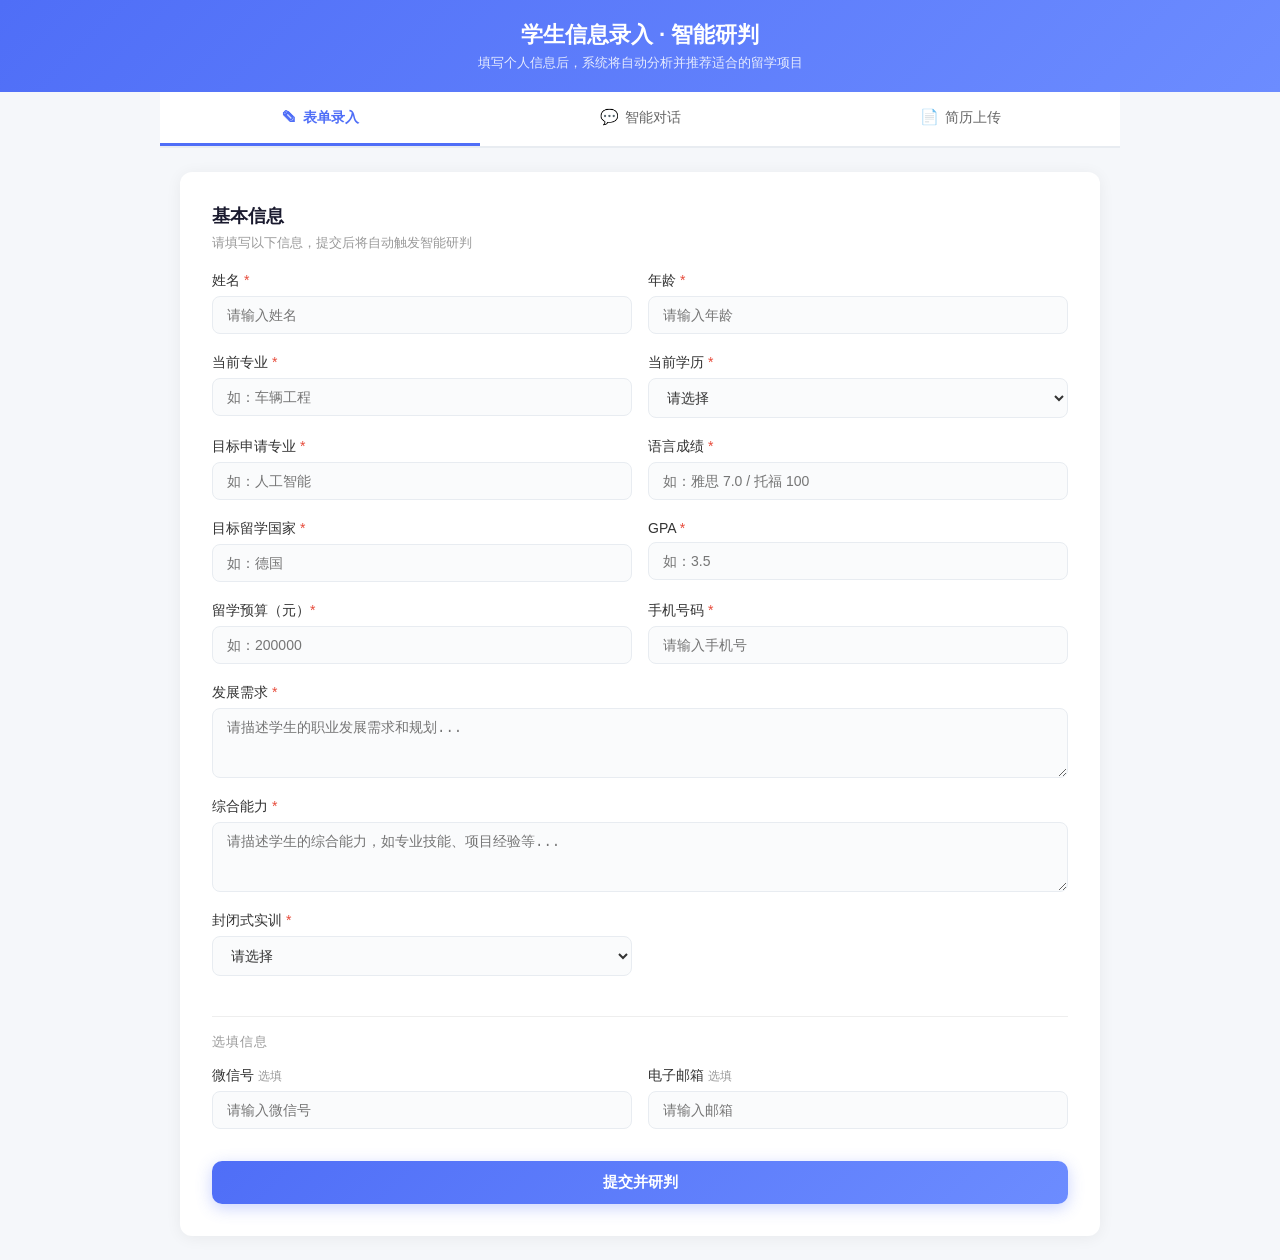
<file: Assessment/template/chat.html>
<!DOCTYPE html>
<html lang="zh-CN">
<head>
<meta charset="UTF-8">
<meta name="viewport" content="width=device-width, initial-scale=1.0">
<title>学生信息录入 · 智能研判</title>
<style>
*{margin:0;padding:0;box-sizing:border-box}
:root{
  --primary:#4f6ef7;--primary-dark:#357abd;--primary-light:#6c8cff;
  --bg:#f5f7fa;--card:#fff;--border:#e8ecf1;--text:#1a1a2e;--text2:#666;--text3:#999;
  --success:#2ecc71;--warning:#f39c12;--danger:#e74c3c;--radius:12px;
}
body{font-family:-apple-system,BlinkMacSystemFont,"Segoe UI","PingFang SC","Microsoft YaHei",sans-serif;background:var(--bg);color:var(--text);min-height:100vh}

/* ── 顶部导航 ── */
.header{background:linear-gradient(135deg,var(--primary),var(--primary-light));color:#fff;padding:20px 0;text-align:center}
.header h1{font-size:22px;font-weight:600;margin-bottom:4px}
.header .sub{font-size:13px;opacity:.85}

/* ── Tab 切换 ── */
.tab-bar{display:flex;background:#fff;border-bottom:2px solid var(--border);max-width:960px;margin:0 auto;padding:0}
.tab-bar .tab{flex:1;padding:16px 0;text-align:center;cursor:pointer;font-size:14px;font-weight:500;color:var(--text2);border-bottom:3px solid transparent;transition:all .2s}
.tab-bar .tab:hover{color:var(--primary);background:rgba(79,110,247,.03)}
.tab-bar .tab.active{color:var(--primary);border-bottom-color:var(--primary);font-weight:600}
.tab-bar .tab .icon{margin-right:6px;font-size:15px}

/* ── 主体容器 ── */
.container{max-width:960px;margin:24px auto;padding:0 20px}
.panel{display:none}
.panel.active{display:block}
.card{background:var(--card);border-radius:var(--radius);box-shadow:0 2px 16px rgba(0,0,0,.06);padding:32px;margin-bottom:20px}

/* ── 表单样式 ── */
.form-row{display:grid;grid-template-columns:1fr 1fr;gap:16px;margin-bottom:4px}
.form-group{margin-bottom:16px}
.form-group.full{grid-column:1/-1}
label{display:block;font-size:14px;color:#333;margin-bottom:6px;font-weight:500}
label .req{color:var(--danger)}
label .opt{color:var(--text3);font-weight:400;font-size:12px}
input,select,textarea{width:100%;padding:10px 14px;border:1.5px solid var(--border);border-radius:8px;font-size:14px;color:#333;transition:border-color .2s;outline:none;background:#fafbfc}
input:focus,select:focus,textarea:focus{border-color:var(--primary);background:#fff}
textarea{resize:vertical;min-height:70px}
.divider{height:1px;background:#eee;margin:24px 0 16px}
.section-title{font-size:13px;color:var(--text3);margin-bottom:16px;text-transform:uppercase;letter-spacing:1px}

/* ── 按钮 ── */
.btn{display:inline-flex;align-items:center;justify-content:center;gap:8px;padding:12px 28px;border:none;border-radius:10px;font-size:15px;font-weight:600;cursor:pointer;transition:all .2s}
.btn-primary{background:linear-gradient(135deg,var(--primary),var(--primary-light));color:#fff;box-shadow:0 4px 16px rgba(79,110,247,.3)}
.btn-primary:hover{transform:translateY(-1px);box-shadow:0 6px 20px rgba(79,110,247,.4)}
.btn-primary:disabled{opacity:.6;cursor:not-allowed;transform:none}
.btn-ghost{background:#f2f3f5;color:var(--text2);font-weight:500;font-size:13px;padding:8px 18px;border-radius:8px}
.btn-ghost:hover{background:#e4e6ea}

/* ── 聊天区域 ── */
.chat-box{height:380px;overflow-y:auto;padding:16px;background:#fafbfc;border:1px solid var(--border);border-radius:var(--radius);display:flex;flex-direction:column;gap:14px;margin-bottom:16px}
.chat-box::-webkit-scrollbar{width:5px}
.chat-box::-webkit-scrollbar-thumb{background:#ddd;border-radius:10px}
.msg{display:flex;gap:10px;max-width:85%;animation:fadeIn .3s ease}
.msg.user{align-self:flex-end;flex-direction:row-reverse}
.msg.bot{align-self:flex-start}
.avatar{width:36px;height:36px;border-radius:50%;display:flex;align-items:center;justify-content:center;font-size:18px;flex-shrink:0}
.avatar.bot{background:linear-gradient(135deg,#eef2ff,#dde4ff)}
.avatar.user{background:linear-gradient(135deg,#e8f5e9,#c8e6c9)}
.bubble{padding:12px 16px;border-radius:16px;font-size:14px;line-height:1.7;white-space:pre-wrap;word-break:break-word}
.bubble.bot{background:#fff;box-shadow:0 2px 8px rgba(0,0,0,.04);border-bottom-left-radius:6px}
.bubble.user{background:linear-gradient(135deg,var(--primary),var(--primary-light));color:#fff;border-bottom-right-radius:6px}
.typing-dots{display:flex;gap:4px;padding:4px 0}
.typing-dots span{width:6px;height:6px;border-radius:50%;background:#bcc4d6;animation:typing 1.4s infinite}
.typing-dots span:nth-child(2){animation-delay:.2s}
.typing-dots span:nth-child(3){animation-delay:.4s}
@keyframes typing{0%,60%,100%{opacity:.3}30%{opacity:1}}
@keyframes fadeIn{from{opacity:0;transform:translateY(10px)}to{opacity:1;transform:translateY(0)}}

.chat-input{display:flex;gap:10px;align-items:flex-end}
.chat-input textarea{flex:1;padding:10px 16px;border:1.5px solid var(--border);border-radius:14px;font-size:14px;resize:none;outline:none;min-height:44px;max-height:110px;font-family:inherit;background:#fafbfc;transition:all .2s}
.chat-input textarea:focus{border-color:var(--primary);background:#fff}
.chat-input .send-btn,.chat-input .mic-btn{width:44px;height:44px;border:none;border-radius:12px;display:flex;align-items:center;justify-content:center;font-size:18px;cursor:pointer;transition:all .2s;flex-shrink:0}
.chat-input .send-btn{background:linear-gradient(135deg,var(--primary),var(--primary-light));color:#fff;font-size:16px}
.chat-input .send-btn:hover{transform:translateY(-1px);box-shadow:0 4px 12px rgba(79,110,247,.3)}
.chat-input .send-btn:disabled{opacity:.5;cursor:not-allowed;transform:none}
.chat-input .mic-btn{background:#f2f3f5;color:var(--text2)}
.chat-input .mic-btn:hover{background:#dde4ff;color:var(--primary)}
.chat-input .mic-btn.recording{background:var(--danger);color:#fff;animation:pulse 1.2s infinite}
@keyframes pulse{0%,100%{box-shadow:0 0 0 0 rgba(231,76,60,.4)}50%{box-shadow:0 0 0 8px rgba(231,76,60,0)}}

/* ── 简历上传 ── */
.upload-zone{border:2.5px dashed #c8d4ff;border-radius:var(--radius);padding:48px 20px;text-align:center;cursor:pointer;transition:all .2s;background:rgba(79,110,247,.02)}
.upload-zone:hover,.upload-zone.dragover{border-color:var(--primary);background:rgba(79,110,247,.05);transform:scale(1.01)}
.upload-zone .icon{font-size:48px;margin-bottom:12px;opacity:.7}
.upload-zone .title{font-size:15px;color:var(--text);font-weight:500;margin-bottom:6px}
.upload-zone .hint{font-size:13px;color:var(--text3)}
.upload-zone input[type=file]{display:none}
.upload-preview{display:none;margin-top:16px;padding:14px 18px;background:#f8f9fc;border-radius:10px;font-size:13px;color:var(--text2);border:1px solid var(--border)}
.upload-preview.show{display:flex;align-items:center;gap:12px;justify-content:space-between}
.upload-preview .file-info{display:flex;align-items:center;gap:10px}
.upload-preview .file-icon{font-size:28px}
.upload-preview .file-name{font-weight:500;color:var(--text)}

/* ── 结果卡片 ── */
.result-card{display:none;margin-top:20px;padding:24px;background:linear-gradient(135deg,#f8f9fc,#f0f4ff);border:1px solid #dde4ff;border-radius:var(--radius);animation:fadeIn .4s ease}
.result-card.show{display:block}
.result-card h3{font-size:16px;color:var(--text);margin-bottom:14px;display:flex;align-items:center;gap:8px}
.result-card .summary{font-size:14px;line-height:1.8;color:#444;margin-bottom:16px}
.result-card .rec-list{display:flex;flex-direction:column;gap:10px}
.result-card .rec-item{display:flex;align-items:center;gap:12px;padding:12px 16px;background:#fff;border-radius:10px;border:1px solid var(--border)}
.result-card .rec-item .badge{padding:4px 10px;border-radius:20px;font-size:12px;font-weight:600;flex-shrink:0}
.result-card .rec-item .badge.pass{background:#eaf7ea;color:#2d8a2d}
.result-card .rec-item .rec-info{flex:1}
.result-card .rec-item .rec-name{font-size:14px;font-weight:600;color:var(--text)}
.result-card .rec-item .rec-country{font-size:12px;color:var(--text3);margin-top:2px}
.result-card .rec-item .rec-score{font-size:18px;font-weight:700;color:var(--primary)}
.result-card .field-summary{display:flex;flex-wrap:wrap;gap:8px;margin-top:8px}
.result-card .field-tag{padding:4px 10px;background:#eef2ff;border-radius:6px;font-size:12px;color:var(--primary)}

/* ── 状态消息 ── */
.status-msg{margin-top:14px;padding:10px 16px;border-radius:8px;font-size:13px;display:none}
.status-msg.show{display:block}
.status-msg.error{background:#fde8e8;color:#c0392b;border:1px solid #f5c6cb}
.status-msg.success{background:#eaf7ea,color:#2d8a2d;border:1px solid #c3e6cb}
.status-msg.loading{background:#eef2ff;color:var(--primary);border:1px solid #c8d4ff}

/* ── 响应式 ── */
@media(max-width:640px){
  .form-row{grid-template-columns:1fr}
  .container{padding:0 12px}
  .card{padding:20px 16px}
}
</style>
</head>
<body>

<div class="header">
  <h1>学生信息录入 · 智能研判</h1>
  <p class="sub">填写个人信息后，系统将自动分析并推荐适合的留学项目</p>
</div>

<div class="tab-bar">
  <div class="tab active" data-tab="form" onclick="switchTab('form')">
    <span class="icon">&#9998;</span>表单录入
  </div>
  <div class="tab" data-tab="chat" onclick="switchTab('chat')">
    <span class="icon">&#128172;</span>智能对话
  </div>
  <div class="tab" data-tab="resume" onclick="switchTab('resume')">
    <span class="icon">&#128196;</span>简历上传
  </div>
</div>

<div class="container">

  <!-- ========== Tab 1: 表单录入 ========== -->
  <div class="panel active" id="panel-form">
    <div class="card">
      <h2 style="font-size:18px;margin-bottom:6px">基本信息</h2>
      <p style="font-size:13px;color:var(--text3);margin-bottom:20px">请填写以下信息，提交后将自动触发智能研判</p>
      <form id="resumeForm">
        <div class="form-row">
          <div class="form-group"><label>姓名 <span class="req">*</span></label><input type="text" id="name" placeholder="请输入姓名" required></div>
          <div class="form-group"><label>年龄 <span class="req">*</span></label><input type="number" id="age" placeholder="请输入年龄" min="10" max="100" required></div>
        </div>
        <div class="form-row">
          <div class="form-group"><label>当前专业 <span class="req">*</span></label><input type="text" id="major" placeholder="如：车辆工程" required></div>
          <div class="form-group"><label>当前学历 <span class="req">*</span></label>
            <select id="education" required>
              <option value="">请选择</option><option value="高中">高中</option><option value="本科">本科</option>
              <option value="硕士">硕士</option><option value="博士">博士</option>
            </select>
          </div>
        </div>
        <div class="form-row">
          <div class="form-group"><label>目标申请专业 <span class="req">*</span></label><input type="text" id="target_major" placeholder="如：人工智能" required></div>
          <div class="form-group"><label>语言成绩 <span class="req">*</span></label><input type="text" id="language_score" placeholder="如：雅思 7.0 / 托福 100" required></div>
        </div>
        <div class="form-row">
          <div class="form-group"><label>目标留学国家 <span class="req">*</span></label><input type="text" id="target_country" placeholder="如：德国" required></div>
          <div class="form-group"><label>GPA <span class="req">*</span></label><input type="number" id="gpa" placeholder="如：3.5" step="0.01" min="0" max="4" required></div>
        </div>
        <div class="form-row">
          <div class="form-group"><label>留学预算（元）<span class="req">*</span></label><input type="number" id="budget" placeholder="如：200000" min="0" required></div>
          <div class="form-group"><label>手机号码 <span class="req">*</span></label><input type="text" id="phone" placeholder="请输入手机号" required></div>
        </div>
        <div class="form-group full"><label>发展需求 <span class="req">*</span></label><textarea id="development" placeholder="请描述学生的职业发展需求和规划..." required></textarea></div>
        <div class="form-group full"><label>综合能力 <span class="req">*</span></label><textarea id="abilities" placeholder="请描述学生的综合能力，如专业技能、项目经验等..." required></textarea></div>
        <div class="form-row"><div class="form-group"><label>封闭式实训 <span class="req">*</span></label>
          <select id="closed_loop" required><option value="">请选择</option><option value="是">是</option><option value="否">否</option></select>
        </div></div>
        <div class="divider"></div>
        <div class="section-title">选填信息</div>
        <div class="form-row">
          <div class="form-group"><label>微信号 <span class="opt">选填</span></label><input type="text" id="wechat" placeholder="请输入微信号"></div>
          <div class="form-group"><label>电子邮箱 <span class="opt">选填</span></label><input type="email" id="email" placeholder="请输入邮箱"></div>
        </div>
        <button type="submit" class="btn btn-primary" id="formSubmitBtn" style="width:100%;margin-top:12px">提交并研判</button>
      </form>
      <div class="status-msg" id="formStatus"></div>
    </div>
    <!-- 表单结果卡片 -->
    <div class="result-card" id="formResult"></div>
  </div>

  <!-- ========== Tab 2: 智能对话 ========== -->
  <div class="panel" id="panel-chat">
    <div class="card" style="padding:0;overflow:hidden">
      <div style="padding:16px 20px;border-bottom:1px solid var(--border);display:flex;align-items:center;gap:10px">
        <span style="font-size:20px">&#129302;</span>
        <div><div style="font-weight:600;font-size:15px">智能录入助手</div><div style="font-size:12px;color:var(--text3)">告诉我你的信息，我来帮你分析</div></div>
      </div>
      <div class="chat-box" id="chatBox">
        <div class="msg bot" id="chatWelcome">
          <div class="avatar bot">&#129302;</div>
          <div class="bubble bot">你好！我是智能录入助手。请告诉我你的留学相关信息，比如：<br>&#8226; 姓名、年龄、专业<br>&#8226; 目标国家和专业<br>&#8226; GPA、语言成绩<br>&#8226; 预算等<br>我会自动提取信息并进行项目推荐分析。</div>
        </div>
      </div>
      <div style="padding:14px 20px;border-top:1px solid var(--border)">
        <div class="chat-input">
          <button class="mic-btn" id="micBtn" title="语音输入">&#127908;</button>
          <textarea id="chatInput" placeholder="输入你的信息，按 Enter 发送..." rows="1"></textarea>
          <button class="send-btn" id="sendBtn" title="发送">&#10148;</button>
        </div>
      </div>
    </div>
    <!-- 对话结果卡片 -->
    <div class="result-card" id="chatResult"></div>
  </div>

  <!-- ========== Tab 3: 简历上传 ========== -->
  <div class="panel" id="panel-resume">
    <div class="card">
      <h2 style="font-size:18px;margin-bottom:6px">简历上传</h2>
      <p style="font-size:13px;color:var(--text3);margin-bottom:20px">上传简历文件，系统将自动提取信息并研判</p>
      <div class="upload-zone" id="uploadZone" onclick="document.getElementById('fileInput').click()">
        <input type="file" id="fileInput" accept=".pdf,.docx,.txt,.md" onchange="handleFileSelect(event)">
        <div class="icon">&#128194;</div>
        <div class="title">点击或拖拽文件到此处</div>
        <div class="hint">支持 PDF / DOCX / TXT / MD，最大 10MB</div>
      </div>
      <div class="upload-preview" id="uploadPreview">
        <div class="file-info"><span class="file-icon" id="previewIcon">&#128196;</span><span class="file-name" id="previewName"></span></div>
        <button class="btn btn-primary" id="uploadBtn" onclick="uploadResume()">上传并研判</button>
        <button class="btn btn-ghost" onclick="clearFile()">取消</button>
      </div>
      <div class="status-msg" id="resumeStatus"></div>
    </div>
    <!-- 简历结果卡片 -->
    <div class="result-card" id="resumeResult"></div>
  </div>

</div>

<script>
// ========== Tab 切换 ==========
function switchTab(name){
  document.querySelectorAll('.tab').forEach(t=>t.classList.toggle('active',t.dataset.tab===name));
  document.querySelectorAll('.panel').forEach(p=>p.classList.remove('active'));
  document.getElementById('panel-'+name).classList.add('active');
}

// ========== 工具 ==========
function esc(t){var d=document.createElement('div');d.textContent=t;return d.innerHTML;}
function showStatus(el,type,text){
  el.className='status-msg show '+type;
  el.innerHTML=text;
}
function hideStatus(el){el.className='status-msg';}

function renderResult(cardEl, data){
  if(!data){cardEl.classList.remove('show');return}
  var recs=(data.recommendations||[]);
  var html='<h3>&#128200; 研判结果</h3>';
  html+='<div class="summary">'+esc(data.assessment_text||data.assessmentText||'')+'</div>';
  if(recs.length>0){
    html+='<div style="font-weight:600;margin-bottom:10px;font-size:14px">推荐项目：</div>';
    html+='<div class="rec-list">';
    recs.forEach(function(r){
      html+='<div class="rec-item"><span class="badge pass">&#10004; 通过</span>'+
        '<div class="rec-info"><div class="rec-name">'+esc(r.project_name||('项目'+r.project_id))+'</div>'+
        '</div><span class="rec-score">'+r.score+'分</span></div>';
    });
    html+='</div>';
  }
  if(data.extracted_fields){
    var flds=data.extracted_fields;
    html+='<div style="font-weight:600;margin:14px 0 8px;font-size:13px">提取到的信息：</div>';
    html+='<div class="field-summary">';
    var labelMap={name:'姓名',age:'年龄',major:'专业',education:'学历',target_major:'目标专业',
      language_score:'语言',target_country:'国家',gpa:'GPA',budget:'预算',phone:'手机',
      development:'发展需求',abilities:'综合能力',closed_loop:'封闭式实训',wechat:'微信',email:'邮箱'};
    Object.keys(flds).forEach(function(k){
      if(flds[k]!==null&&flds[k]!==undefined){
        html+='<span class="field-tag">'+(labelMap[k]||k)+': '+esc(String(flds[k]))+'</span>';
      }
    });
    html+='</div>';
  }
  cardEl.innerHTML=html;
  cardEl.classList.add('show');
}

// ========== Tab 1: 表单提交 ==========
document.getElementById('resumeForm').addEventListener('submit',async function(e){
  e.preventDefault();
  var btn=document.getElementById('formSubmitBtn');
  var status=document.getElementById('formStatus');
  var resultCard=document.getElementById('formResult');
  btn.disabled=true;
  showStatus(status,'loading','正在提交并研判，请稍候...');
  resultCard.classList.remove('show');

  var formData={
    name:document.getElementById('name').value,
    age:parseInt(document.getElementById('age').value),
    major:document.getElementById('major').value,
    education:document.getElementById('education').value,
    target_major:document.getElementById('target_major').value,
    language_score:document.getElementById('language_score').value,
    target_country:document.getElementById('target_country').value,
    gpa:parseFloat(document.getElementById('gpa').value),
    budget:parseFloat(document.getElementById('budget').value),
    phone:document.getElementById('phone').value,
    development:document.getElementById('development').value,
    abilities:document.getElementById('abilities').value,
    closed_loop:document.getElementById('closed_loop').value,
    wechat:document.getElementById('wechat').value||null,
    email:document.getElementById('email').value||null
  };

  try{
    var r=await fetch('/api/agent/intake/form',{
      method:'POST',headers:{'Content-Type':'application/json'},body:JSON.stringify(formData)
    });
    var d=await r.json();
    if(d.code===0){
      showStatus(status,'success','提交成功！研判完成。');
      renderResult(resultCard,d.data);
    }else if(d.code===409){
      showStatus(status,'error','该用户已研判过，无需重复操作。');
    }else{
      showStatus(status,'error',d.data||d.msg||'研判失败，请重试');
    }
  }catch(err){
    showStatus(status,'error','网络错误：'+err.message);
  }
  btn.disabled=false;
});

// ========== Tab 2: 智能对话 ==========
var chatBox=document.getElementById('chatBox');
var chatInput=document.getElementById('chatInput');
var chatResult=document.getElementById('chatResult');
var partialProfile={};  // 浏览器端保存部分提取的字段
var isBusy=false;

document.getElementById('sendBtn').addEventListener('click',sendMsg);
chatInput.addEventListener('keydown',function(e){if(e.key==='Enter'&&!e.shiftKey){e.preventDefault();sendMsg();}});
chatInput.addEventListener('input',function(){this.style.height='auto';this.style.height=Math.min(this.scrollHeight,110)+'px';});

function addMsg(role,text){
  var id='m'+Date.now()+Math.random();
  var div=document.createElement('div');
  div.className='msg '+role;div.id=id;
  var av=role==='user'?'user':'bot';
  var e=role==='user'?'':'';
  div.innerHTML='<div class="avatar '+av+'">'+e+'</div><div class="bubble '+role+'">'+esc(text)+'</div>';
  chatBox.appendChild(div);chatBox.scrollTop=chatBox.scrollHeight;
  return id;
}
function addTyping(){
  var id='t'+Date.now();
  var div=document.createElement('div');div.className='message bot';div.id=id;
  div.innerHTML='<div class="avatar bot"></div><div class="bubble bot"><div class="typing-dots"><span></span><span></span><span></span></div></div>';
  chatBox.appendChild(div);chatBox.scrollTop=chatBox.scrollHeight;
  return id;
}
function rmTyping(id){var e=document.getElementById(id);if(e)e.remove();}

async function sendMsg(){
  if(isBusy)return;
  var text=chatInput.value.trim();
  if(!text&&Object.keys(partialProfile).length===0)return;
  isBusy=true;
  document.getElementById('sendBtn').disabled=true;
  chatInput.value='';chatInput.style.height='auto';
  addMsg('user',text||'[补充信息]');
  var tid=addTyping();
  chatResult.classList.remove('show');
  try{
    var r=await fetch('/api/agent/intake/chat',{
      method:'POST',headers:{'Content-Type':'application/json'},
      body:JSON.stringify({text:text})
    });
    var d=await r.json();
    rmTyping(tid);
    if(d.code===1){
      // 需要更多信息
      partialProfile=Object.assign({},d.data.partial_profile,partialProfile);
      addMsg('bot',d.data.ask+'（请直接在下方补充）');
    }else if(d.code===0){
      partialProfile={};
      addMsg('bot','信息已收集完毕，研判完成！');
      renderResult(chatResult,d.data);
    }else if(d.code===409){
      addMsg('bot',d.data||'该用户已研判过，无需重复操作。');
    }else{
      addMsg('bot','抱歉，处理失败：'+(d.data||d.msg||'未知错误'));
    }
  }catch(err){
    rmTyping(tid);
    addMsg('bot','网络错误：'+err.message);
  }
  isBusy=false;
  document.getElementById('sendBtn').disabled=false;
  chatInput.focus();
}

// ========== 语音输入 (Web Speech API) ==========
var micBtn=document.getElementById('micBtn');
var recognition=null;
if('webkitSpeechRecognition' in window||'SpeechRecognition' in window){
  var SR=window.SpeechRecognition||window.webkitSpeechRecognition;
  recognition=new SR();
  recognition.lang='zh-CN';
  recognition.continuous=false;
  recognition.interimResults=false;
  recognition.onresult=function(e){
    var txt=e.results[0][0].transcript;
    chatInput.value=(chatInput.value?chatInput.value+' ':'')+txt;
    chatInput.style.height='auto';chatInput.style.height=Math.min(chatInput.scrollHeight,110)+'px';
  };
  recognition.onend=function(){micBtn.classList.remove('recording');};
  recognition.onerror=function(e){micBtn.classList.remove('recording');console.warn('语音识别错误',e.error);};
  micBtn.addEventListener('click',function(){
    if(micBtn.classList.contains('recording')){
      recognition.stop();micBtn.classList.remove('recording');
    }else{
      try{recognition.start();micBtn.classList.add('recording');}catch(e){console.warn(e);}
    }
  });
}else{
  micBtn.style.display='none';
}

// ========== Tab 3: 简历上传 ==========
var selectedFile=null;
var uploadZone=document.getElementById('uploadZone');

uploadZone.addEventListener('dragover',function(e){e.preventDefault();uploadZone.classList.add('dragover');});
uploadZone.addEventListener('dragleave',function(){uploadZone.classList.remove('dragover');});
uploadZone.addEventListener('drop',function(e){
  e.preventDefault();uploadZone.classList.remove('dragover');
  if(e.dataTransfer.files.length>0){
    document.getElementById('fileInput').files=e.dataTransfer.files;
    handleFileSelect({target:{files:e.dataTransfer.files}});
  }
});

function handleFileSelect(e){
  var f=e.target.files[0];if(!f)return;
  selectedFile=f;
  document.getElementById('previewName').textContent=f.name+' ('+Math.round(f.size/1024)+' KB)';
  document.getElementById('uploadPreview').classList.add('show');
}
function clearFile(){
  selectedFile=null;
  document.getElementById('fileInput').value='';
  document.getElementById('uploadPreview').classList.remove('show');
  document.getElementById('resumeResult').classList.remove('show');
  hideStatus(document.getElementById('resumeStatus'));
}

async function uploadResume(){
  if(!selectedFile)return;
  var status=document.getElementById('resumeStatus');
  var btn=document.getElementById('uploadBtn');
  btn.disabled=true;
  showStatus(status,'loading','正在解析简历并研判，请稍候...');
  document.getElementById('resumeResult').classList.remove('show');
  var fd=new FormData();
  fd.append('file',selectedFile);
  try{
    var r=await fetch('/api/agent/intake/resume',{method:'POST',body:fd});
    var d=await r.json();
    if(d.code===0){
      showStatus(status,'success','简历解析成功！研判完成。');
      renderResult(document.getElementById('resumeResult'),d.data);
    }else{
      showStatus(status,'error',d.data||d.msg||'处理失败，请重试');
    }
  }catch(err){
    showStatus(status,'error','网络错误：'+err.message);
  }
  btn.disabled=false;
}
</script>
</body>
</html>
</file>
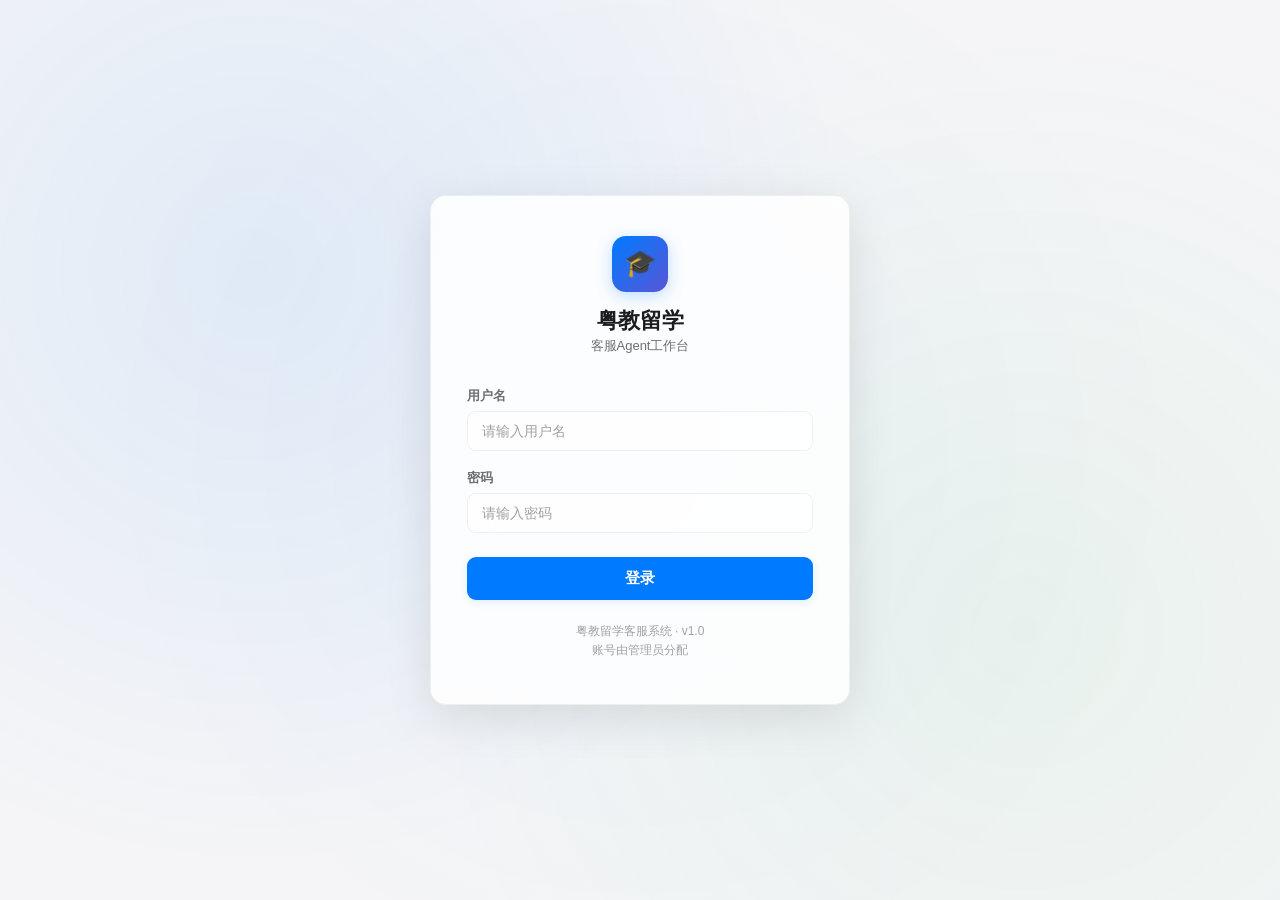
<file: customer_agent/static/dashboard.html>
<!DOCTYPE html>
<html lang="zh-CN">
<head>
  <meta charset="UTF-8" />
  <meta name="viewport" content="width=device-width, initial-scale=1.0" />
  <title>客服工作台 — 粤教留学</title>
  <link rel="stylesheet" href="css/dashboard.css" />
</head>
<body>

<!-- 检查登录 -->
<script>
  if (!localStorage.getItem('customer_token')) {
    location.replace('login.html');
  }
</script>

<div id="toastContainer"></div>

<div class="app">
  <!-- ===================== 左侧导航 ===================== -->
  <aside class="sidebar">
    <div class="sidebar-brand">
      <div class="logo">🎓</div>
      <div class="brand-text">
        <strong>粤教留学</strong>
        <small>客服Agent工作台</small>
      </div>
    </div>

    <nav class="sidebar-nav">
      <div class="nav-section">
        <div class="nav-section-title">工作台</div>
        <a class="nav-item active" data-tab="overview">
          <span class="icon">📊</span> 概览
        </a>
        <a class="nav-item" data-tab="chat">
          <span class="icon">💬</span> AI对话
          <span class="badge" id="liveStatus" style="display:none">●</span>
        </a>
      </div>
      <div class="nav-section">
        <div class="nav-section-title">管理</div>
        <a class="nav-item" data-tab="knowledge">
          <span class="icon">📚</span> 知识库
        </a>
        <a class="nav-item" data-tab="sessions">
          <span class="icon">🗂</span> 会话管理
        </a>
      </div>
      <div class="nav-section">
        <div class="nav-section-title">系统</div>
        <a class="nav-item" id="reloadBtn">
          <span class="icon">🔄</span> 热身知识库
        </a>
        <a class="nav-item" id="logoutBtn">
          <span class="icon">⏻</span> 退出登录
        </a>
      </div>
    </nav>

    <div class="sidebar-footer">
      <div class="avatar" id="sidebarAvatar">A</div>
      <div class="user-info">
        <strong id="sidebarName">加载中...</strong>
        <small id="sidebarRole">管理员</small>
      </div>
    </div>
  </aside>

  <!-- ===================== 主内容区 ===================== -->
  <div class="main">
    <!-- 顶栏 -->
    <header class="topbar">
      <span class="topbar-title" id="topbarTitle">概览</span>
      <div class="topbar-right">
        <span class="pill pill-info" id="apiStatus">API: 检测中</span>
      </div>
    </header>

    <!-- 内容区 -->
    <div class="content">

      <!-- ── Tab: 概览 ── -->
      <div class="tab-panel active" id="tab-overview">
        <div class="stat-grid">
          <div class="stat-card">
            <span class="stat-label">今日对话数</span>
            <span class="stat-value accent" id="statChats">--</span>
            <span class="stat-delta">Agent 自动接待</span>
          </div>
          <div class="stat-card">
            <span class="stat-label">知识库文档</span>
            <span class="stat-value" id="statDocs">--</span>
            <span class="stat-delta">结构性切片</span>
          </div>
          <div class="stat-card">
            <span class="stat-label">FAQ问答对</span>
            <span class="stat-value success" id="statFaq">--</span>
            <span class="stat-delta">秒级响应</span>
          </div>
          <div class="stat-card">
            <span class="stat-label">Chunks 切片</span>
            <span class="stat-value warning" id="statChunks">--</span>
            <span class="stat-delta">RAG 检索</span>
          </div>
        </div>

        <!-- ── ACT2026 项目进度 ── -->
        <div class="card">
          <div class="card-header">
            <h3 class="card-title">🎯 ACT2026 项目进度</h3>
            <span class="pill pill-success" id="progressPhase">Phase 3</span>
          </div>
          <div class="card-body">
            <div style="display:flex;align-items:baseline;gap:12px;margin-bottom:8px;">
              <span class="stat-value accent" id="overallPct">--</span>
              <span style="color:var(--text-secondary);font-size:13px;" id="phaseName">加载中…</span>
            </div>
            <div style="background:var(--bg-tertiary);border-radius:8px;height:10px;overflow:hidden;margin-bottom:14px;">
              <div id="overallBar" style="height:100%;width:0;background:linear-gradient(90deg,#3b82f6,#22c55e);border-radius:8px;transition:width .6s;"></div>
            </div>
            <div id="milestonesList" style="display:flex;flex-direction:column;gap:8px;"></div>
            <div id="healthChecks" style="margin-top:14px;display:flex;gap:8px;flex-wrap:wrap;"></div>
          </div>
        </div>

        <div class="card">
          <div class="card-header">
            <h3 class="card-title">系统状态</h3>
            <button class="btn btn-secondary btn-sm" onclick="healthCheck()">刷新检测</button>
          </div>
          <div class="card-body">
            <table class="data-table">
              <thead><tr><th>服务</th><th>地址</th><th>状态</th></tr></thead>
              <tbody>
                <tr><td>客服Agent</td><td>:9000</td><td><span class="pill pill-success">运行中</span></td></tr>
                <tr><td>study_abroad</td><td>:5000</td><td><span class="pill" id="saStatus">检测中</span></td></tr>
                <tr><td>Event&Lecture</td><td>:8011</td><td><span class="pill" id="evStatus">检测中</span></td></tr>
                <tr><td>LLM (LongCat)</td><td>—</td><td><span class="pill" id="llmStatus">检测中</span></td></tr>
              </tbody>
            </table>
          </div>
        </div>

        <div class="card">
          <div class="card-header"><h3 class="card-title">测试对话</h3></div>
          <div class="card-body">
            <p style="margin-top:0;color:var(--text-secondary);font-size:13px;">
              点击下方按钮快速体验7大场景：
            </p>
            <div style="display:flex;gap:8px;flex-wrap:wrap;">
              <button class="btn btn-secondary btn-sm" onclick="quickSend('你们机构怎么样？')">公司信息</button>
              <button class="btn btn-secondary btn-sm" onclick="quickSend('有什么德国留学项目？')">业务查询</button>
              <button class="btn btn-secondary btn-sm" onclick="quickSend('德国APS要求？')">政策</button>
              <button class="btn btn-secondary btn-sm" onclick="quickSend('本科车辆工程 推荐德国项目')">推荐</button>
              <button class="btn btn-secondary btn-sm" onclick="quickSend('最近有什么讲座？')">活动</button>
              <button class="btn btn-secondary btn-sm" onclick="quickSend('申请流程是怎样的？')">FAQ</button>
              <button class="btn btn-secondary btn-sm" onclick="quickSend('你好呀～')">闲聊</button>
            </div>
          </div>
        </div>
      </div><!-- /overview -->

      <!-- ── Tab: AI对话 ── -->
      <div class="tab-panel" id="tab-chat">
        <div class="chat-layout">
          <!-- 会话列表 (历史/新建) -->
          <div class="chat-sessions">
            <div class="chat-sessions-header">
              <span>会话</span>
              <button class="btn btn-secondary btn-sm" id="newConv">+ 新对话</button>
            </div>
            <div class="session-list" id="sessionList">
              <div class="session-item active" data-conv="default">
                <div class="session-title">默认对话</div>
                <div class="session-meta">测试会话</div>
              </div>
            </div>
          </div>

          <!-- 消息区 -->
          <div class="chat-pane">
            <div class="chat-pane-header" id="chatTitle">默认对话</div>
            <div class="msg-list" id="msgList">
              <div class="msg bot">嗨同学你好呀😊 我是粤教留学小助手，有什么想了解的尽管问我！</div>
            </div>
            <div class="chat-input">
              <input id="chatInput" placeholder="输入消息..." onkeydown="if(event.key==='Enter')sendMsg()"/>
              <button class="btn btn-primary" id="sendBtn" onclick="sendMsg()">发送</button>
            </div>
          </div>
        </div>
      </div><!-- /chat -->

      <!-- ── Tab: 知识库 ── -->
      <div class="tab-panel" id="tab-knowledge">
        <div class="card">
          <div class="card-header">
            <h3 class="card-title">知识库概览</h3>
            <button class="btn btn-primary btn-sm" onclick="reloadKB()">🔄 热身知识库</button>
          </div>
          <div class="card-body">
            <div class="stat-grid" style="margin-bottom:16px">
              <div class="stat-card">
                <span class="stat-label">文档数</span>
                <span class="stat-value" id="kbDocs">--</span>
              </div>
              <div class="stat-card">
                <span class="stat-label">Chunks</span>
                <span class="stat-value accent" id="kbChunks">--</span>
              </div>
              <div class="stat-card">
                <span class="stat-label">FAQ数</span>
                <span class="stat-value success" id="kbFaq">--</span>
              </div>
              <div class="stat-card">
                <span class="stat-label">路径</span>
                <span class="stat-value" style="font-size:13px;word-break:break-all;" id="kbPath">--</span>
              </div>
            </div>
            <div class="card-header" style="padding:0 0 12px;border:none">
              <h4 class="card-title" style="font-size:14px">检索预览</h4>
            </div>
            <div style="display:flex;gap:8px;margin-bottom:12px">
              <input id="kbSearchInput" placeholder="输入问题测试RAG检索..."
                     style="flex:1;padding:9px 12px;background:var(--input-bg);border:1px solid var(--border);border-radius:8px;outline:none;font-family:var(--font)"/>
              <button class="btn btn-primary" onclick="testKBSearch()">检索</button>
            </div>
            <div id="kbSearchResults" style="font-size:13px;color:var(--text-secondary);"></div>
          </div>
        </div>
      </div><!-- /knowledge -->

      <!-- ── Tab: 会话管理 ── -->
      <div class="tab-panel" id="tab-sessions">
        <div class="card">
          <div class="card-header">
            <h3 class="card-title">活跃会话</h3>
          </div>
          <div class="card-body">
            <p style="color:var(--text-secondary);font-size:13px;">
              客服Agent 当前使用内存级会话管理（重启后清空）。
              如需持久化请后续对接 Redis 或 MySQL。当前活跃会话数：
              <strong id="activeSessCount">1</strong>
            </p>
            <div id="sessionsTable"></div>
          </div>
        </div>
      </div><!-- /sessions -->

    </div><!-- /content -->
  </div><!-- /main -->
</div><!-- /app -->

<script src="js/utils.js"></script>
<script src="js/dashboard.js"></script>
</body>
</html>
</file>
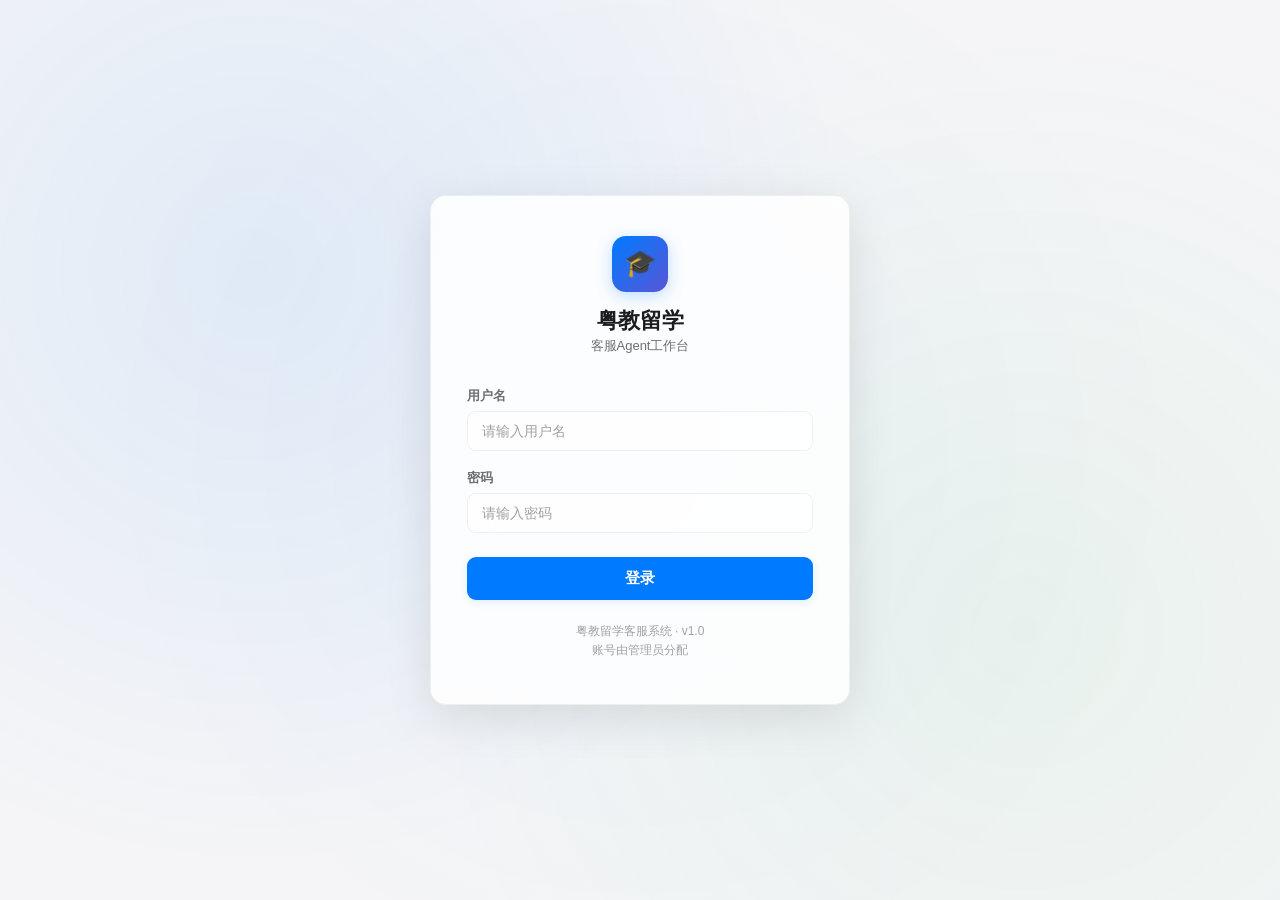
<file: customer_agent/static/login.html>
<!DOCTYPE html>
<html lang="zh-CN">
<head>
  <meta charset="UTF-8" />
  <meta name="viewport" content="width=device-width, initial-scale=1.0" />
  <title>登录 — 粤教留学客服Agent</title>
  <link rel="stylesheet" href="css/login.css" />
</head>
<body>
  <div class="login-bg"></div>

  <div class="login-card">
    <div class="login-brand">
      <div class="logo">🎓</div>
      <strong>粤教留学</strong>
      <small>客服Agent工作台</small>
    </div>

    <form id="loginForm" class="login-form">
      <div class="form-group">
        <label for="username">用户名</label>
        <input type="text" id="username" placeholder="请输入用户名"
               required autocomplete="username" />
      </div>
      <div class="form-group">
        <label for="password">密码</label>
        <input type="password" id="password" placeholder="请输入密码"
               required autocomplete="current-password" />
      </div>
      <p class="login-error" id="loginError" style="display:none"></p>
      <button type="submit" class="btn btn-primary" id="loginBtn">
        登录
      </button>
    </form>

    <p class="login-hint">
      粤教留学客服系统 · v1.0<br/>
      账号由管理员分配
    </p>
  </div>

  <div id="toastContainer"></div>

  <script src="js/utils.js"></script>
  <script>
    // 已登录 → 验证 token 有效性
    (async () => {
      const savedToken = localStorage.getItem('customer_token');
      if (savedToken) {
        try {
          const r = await fetch('/chat', {
            method: 'POST',
            headers: {
              'Content-Type': 'application/json',
              'Authorization': 'Bearer ' + savedToken
            },
            body: JSON.stringify({ message: '/ping', session_id: '_verify_' })
          });
          if (r.status !== 401) {
            location.replace('dashboard.html');
            return;
          }
        } catch (e) { /* token 无效，留在登录页 */ }
        // token 无效，清除
        localStorage.removeItem('customer_token');
        localStorage.removeItem('customer_user');
      }
    })();

    document.getElementById('loginForm').addEventListener('submit', async e => {
      e.preventDefault();
      const btn = document.getElementById('loginBtn');
      const errEl = document.getElementById('loginError');
      const u = document.getElementById('username').value.trim();
      const p = document.getElementById('password').value;
      if (!u || !p) {
        errEl.textContent = '请输入用户名和密码';
        errEl.style.display = '';
        return;
      }
      errEl.style.display = 'none';
      btn.disabled = true;
      btn.textContent = '登录中...';

      try {
        const resp = await fetch('/auth/login', {
          method: 'POST',
          headers: { 'Content-Type': 'application/json' },
          body: JSON.stringify({ username: u, password: p })
        });
        const data = await resp.json();
        if (data.success) {
          var s = data.student;
          // 存储服务端签发的 JWT token
          localStorage.setItem('customer_token', data.token);
          localStorage.setItem('customer_user', JSON.stringify({
            name: s.name, id: s.user_id, role: s.user_type || '学员'
          }));
          toast('登录成功！即将进入工作台...', 'success');
          setTimeout(() => location.replace('dashboard.html'), 600);
        } else {
          errEl.textContent = data.message || '用户名或密码不正确';
          errEl.style.display = '';
          toast(data.message || '用户名或密码不正确', 'error');
        }
      } catch (err) {
        errEl.textContent = '无法连接服务，请检查网络';
        errEl.style.display = '';
        toast('登录失败：' + err.message, 'error');
      } finally {
        btn.disabled = false;
        btn.textContent = '登录';
      }
    });
  </script>
</body>
</html>
</file>
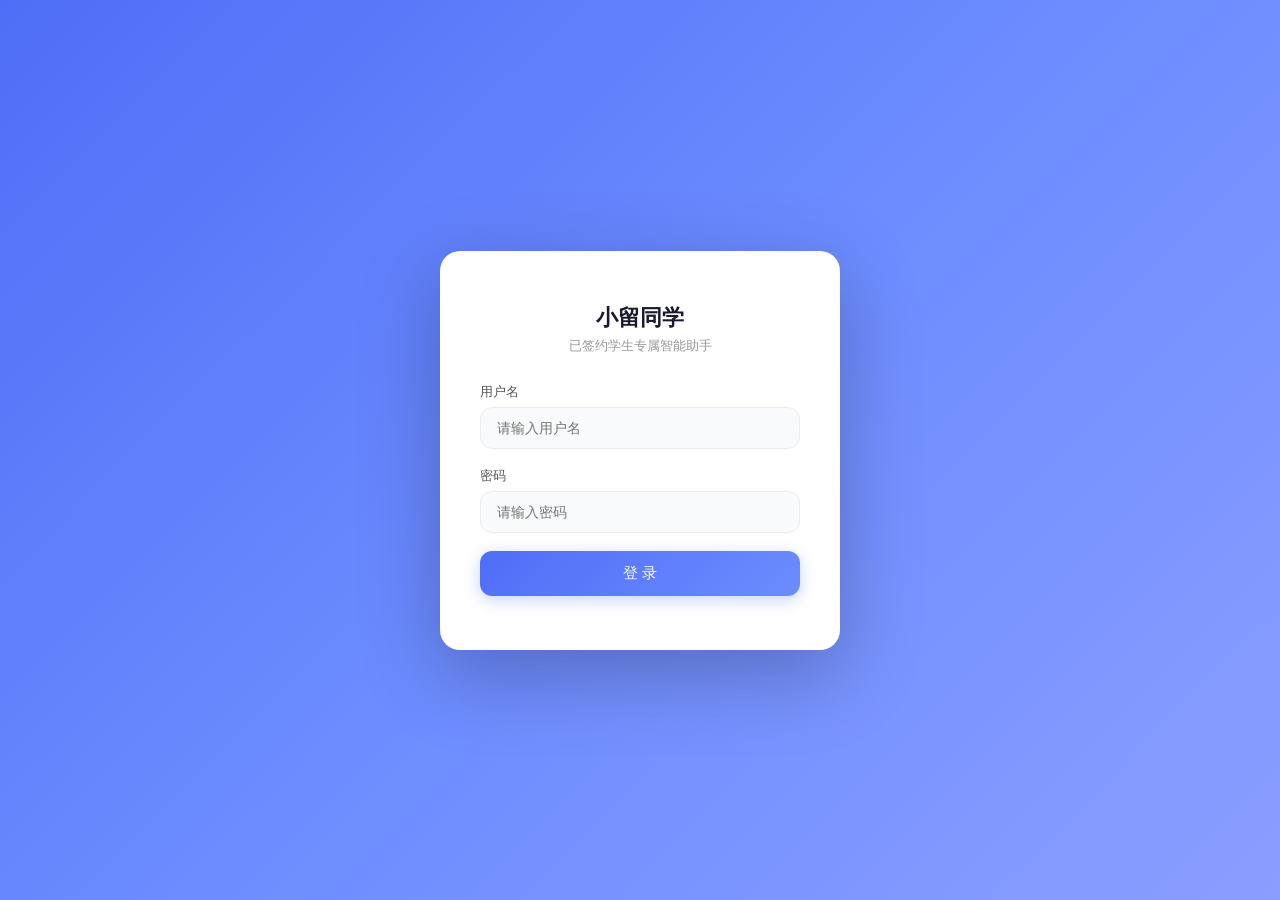
<file: student_agent/static/chat.html>
<!DOCTYPE html>
<html lang="zh-CN">
<head>
<meta charset="UTF-8">
<meta name="viewport" content="width=device-width, initial-scale=1.0">
<title>小留同学 · 学生智能助手</title>
<style>
*{margin:0;padding:0;box-sizing:border-box}
body{font-family:"PingFang SC","Microsoft YaHei","Helvetica Neue",sans-serif;background:#f5f7fb;height:100vh;overflow:hidden}
.app{display:flex;height:100vh;max-width:1440px;margin:0 auto;box-shadow:0 0 40px rgba(0,0,0,.08)}
.sidebar{width:280px;background:#fff;display:flex;flex-direction:column;flex-shrink:0;overflow-y:auto;border-right:1px solid #eef0f5}
.main{flex:1;display:flex;flex-direction:column;background:#fafbfc}

.sidebar-header{background:linear-gradient(135deg,#4f6ef7,#6c8cff);padding:24px 20px;color:#fff}
.sidebar-header h2{font-size:20px;font-weight:600}
.sidebar-header .sub{font-size:12px;opacity:.8;margin-top:4px}

.student-card{margin:16px;padding:16px;background:linear-gradient(135deg,#f0f4ff,#e8eeff);border-radius:12px}
.student-card .name{font-size:16px;font-weight:600;color:#1a1a2e}
.student-card .info{font-size:12px;color:#666;margin-top:4px}
.student-card .logout-btn{display:inline-block;margin-top:10px;padding:4px 16px;font-size:11px;color:#999;border:1px solid #ddd;border-radius:20px;background:#fff;cursor:pointer;transition:all .2s}
.student-card .logout-btn:hover{color:#e74c3c;border-color:#e74c3c}

.info-panel{margin:0 16px 12px;padding:14px;background:#f8f9fc;border-radius:10px}
.info-panel h4{font-size:11px;color:#999;margin-bottom:8px;letter-spacing:1px}
.emotion-tag{display:inline-block;padding:3px 12px;border-radius:20px;font-size:12px;margin:2px;font-weight:500}
.emotion-low{background:#eaf7ea;color:#2d8a2d}
.emotion-medium{background:#fff3e6;color:#cc6d00}
.emotion-high{background:#ffeaea;color:#d33030}
.intent-tag{display:inline-block;padding:3px 10px;background:#eef2ff;color:#4f6ef7;border-radius:20px;font-size:11px;margin:2px}
.quick-actions{margin:0 16px 16px}
.quick-actions h4{font-size:11px;color:#999;margin-bottom:10px;letter-spacing:1px}
.quick-btn{display:flex;align-items:center;gap:8px;width:100%;padding:11px 14px;margin-bottom:6px;border:1px solid #eef0f5;border-radius:10px;background:#fff;text-align:left;font-size:13px;cursor:pointer;transition:all .2s;color:#333}
.quick-btn:hover{background:#f5f7ff;border-color:#c8d4ff;transform:translateX(2px)}
.quick-btn .icon{font-size:16px;width:24px;text-align:center}

.chat-header{padding:16px 28px;background:#fff;border-bottom:1px solid #eef0f5;display:flex;align-items:center;justify-content:space-between}
.chat-header .title{font-size:16px;font-weight:600;color:#1a1a2e;display:flex;align-items:center;gap:8px}
.chat-header .title .dot{width:8px;height:8px;border-radius:50%;background:#2ecc71}
.chat-header .sid{font-size:11px;color:#bbb;font-family:monospace}
.chat-messages{flex:1;overflow-y:auto;padding:28px;display:flex;flex-direction:column;gap:18px;background:#fafbfc}
.chat-messages::-webkit-scrollbar{width:5px}
.chat-messages::-webkit-scrollbar-thumb{background:#ddd;border-radius:10px}
.message{display:flex;gap:12px;max-width:75%;animation:fadeIn .35s ease}
.message.user{align-self:flex-end;flex-direction:row-reverse}
.message.assistant{align-self:flex-start}
.avatar{width:40px;height:40px;border-radius:50%;display:flex;align-items:center;justify-content:center;font-size:20px;flex-shrink:0}
.avatar.bot{background:linear-gradient(135deg,#eef2ff,#dde4ff);box-shadow:0 2px 8px rgba(79,110,247,.15)}
.avatar.user{background:linear-gradient(135deg,#e8f5e9,#c8e6c9);box-shadow:0 2px 8px rgba(46,204,113,.15)}
.bubble{padding:14px 18px;border-radius:18px;font-size:14px;line-height:1.7;white-space:pre-wrap;word-break:break-word}
.bubble.assistant{background:#fff;box-shadow:0 2px 8px rgba(0,0,0,.04);border-bottom-left-radius:6px}
.bubble.user{background:linear-gradient(135deg,#4f6ef7,#6c8cff);color:#fff;border-bottom-right-radius:6px}
.bubble .time{font-size:10px;margin-top:6px;opacity:.6}
.chat-input{padding:18px 28px;background:#fff;border-top:1px solid #eef0f5}
.input-row{display:flex;gap:14px;align-items:flex-end}
.input-row textarea{flex:1;padding:12px 18px;border:1.5px solid #e8ecf1;border-radius:14px;font-size:14px;resize:none;outline:none;min-height:46px;max-height:120px;font-family:inherit;line-height:1.6;background:#f9fafb;transition:all .2s}
.input-row textarea:focus{border-color:#4f6ef7;background:#fff;box-shadow:0 0 0 3px rgba(79,110,247,.08)}
.send-btn{padding:12px 28px;background:linear-gradient(135deg,#4f6ef7,#6c8cff);color:#fff;border:none;border-radius:14px;font-size:14px;font-weight:500;cursor:pointer;white-space:nowrap;transition:all .2s;box-shadow:0 4px 12px rgba(79,110,247,.3)}
.send-btn:hover{transform:translateY(-1px);box-shadow:0 6px 20px rgba(79,110,247,.4)}
.send-btn:disabled{background:#d4d8e0;box-shadow:none;transform:none;cursor:not-allowed}
.typing-dots{display:flex;gap:5px;padding:4px 0}
.typing-dots span{width:7px;height:7px;border-radius:50%;background:#bcc4d6;animation:typing 1.4s infinite}
.typing-dots span:nth-child(2){animation-delay:.2s}
.typing-dots span:nth-child(3){animation-delay:.4s}
@keyframes typing{0%,60%,100%{opacity:.3}30%{opacity:1}}
@keyframes fadeIn{from{opacity:0;transform:translateY(12px)}to{opacity:1;transform:translateY(0)}}
.empty-state{flex:1;display:flex;flex-direction:column;align-items:center;justify-content:center;color:#c0c6d0}
.empty-state .icon{font-size:56px;margin-bottom:16px}
.empty-state p{font-size:18px;margin-bottom:6px;color:#888;font-weight:500}
.empty-state .hint{font-size:13px;color:#bbb}

.login-overlay{position:fixed;top:0;left:0;width:100%;height:100%;background:linear-gradient(135deg,#4f6ef7 0%,#6c8cff 50%,#8b9eff 100%);display:flex;align-items:center;justify-content:center;z-index:1000}
.login-box{background:#fff;border-radius:20px;padding:44px 40px;width:400px;box-shadow:0 24px 80px rgba(0,0,0,.25)}
.login-box .logo{text-align:center;font-size:48px;margin-bottom:8px}
.login-box h2{text-align:center;color:#1a1a2e;margin-bottom:4px;font-size:22px}
.login-box .sub{text-align:center;color:#999;font-size:13px;margin-bottom:28px}
.login-box label{font-size:13px;color:#555;display:block;margin-bottom:6px;font-weight:500}
.login-box input{width:100%;padding:12px 16px;border:1.5px solid #e8ecf1;border-radius:12px;font-size:14px;margin-bottom:18px;outline:none;box-sizing:border-box;transition:all .2s;background:#f9fafb}
.login-box input:focus{border-color:#4f6ef7;background:#fff;box-shadow:0 0 0 3px rgba(79,110,247,.08)}
.login-box button{width:100%;padding:13px;background:linear-gradient(135deg,#4f6ef7,#6c8cff);color:#fff;border:none;border-radius:12px;font-size:15px;font-weight:500;cursor:pointer;box-shadow:0 4px 16px rgba(79,110,247,.3);transition:all .2s}
.login-box button:hover{transform:translateY(-1px);box-shadow:0 6px 24px rgba(79,110,247,.4)}
.login-box .error{color:#e74c3c;font-size:12px;text-align:center;margin-top:10px}
.app.hidden{display:none}

.modal-overlay{position:fixed;top:0;left:0;width:100%;height:100%;background:rgba(0,0,0,.4);display:none;align-items:center;justify-content:center;z-index:999;backdrop-filter:blur(2px)}
.modal-box{background:#fff;border-radius:18px;padding:30px;width:440px;box-shadow:0 20px 60px rgba(0,0,0,.2)}
.modal-box h3{margin-bottom:18px;font-size:18px;color:#1a1a2e;display:flex;align-items:center;gap:8px}
.modal-box label{font-size:12px;color:#666;display:block;margin-bottom:4px;font-weight:500}
.modal-box input,.modal-box select,.modal-box textarea{width:100%;padding:10px 14px;border:1.5px solid #e8ecf1;border-radius:10px;font-size:13px;margin-bottom:12px;outline:none;box-sizing:border-box;font-family:inherit;background:#f9fafb;transition:all .2s}
.modal-box input:focus,.modal-box select:focus,.modal-box textarea:focus{border-color:#4f6ef7;background:#fff;box-shadow:0 0 0 3px rgba(79,110,247,.06)}
.modal-box textarea{resize:none;height:60px}
.modal-box .btn-row{display:flex;gap:12px;justify-content:flex-end;margin-top:14px}
.modal-box .btn-cancel{background:#f2f3f5;color:#666;padding:9px 24px;border:none;border-radius:10px;font-size:13px;cursor:pointer;transition:all .2s}
.modal-box .btn-cancel:hover{background:#e4e6ea}
.modal-box .btn-submit{background:linear-gradient(135deg,#4f6ef7,#6c8cff);color:#fff;padding:9px 24px;border:none;border-radius:10px;font-size:13px;font-weight:500;cursor:pointer;box-shadow:0 3px 12px rgba(79,110,247,.25);transition:all .2s}
.modal-box .btn-submit:hover{transform:translateY(-1px);box-shadow:0 5px 18px rgba(79,110,247,.35)}
.modal-box .btn-submit:disabled{background:#d4d8e0;box-shadow:none;transform:none}
.modal-box .hint{font-size:11px;color:#aaa;margin-top:-6px;margin-bottom:10px}

.reminder-item{padding:8px 0;border-bottom:1px solid #f2f3f5;font-size:12px;line-height:1.6}
.reminder-read{display:inline-block;margin-top:4px;padding:2px 12px;font-size:11px;color:#4f6ef7;border:1px solid #dde4ff;border-radius:12px;background:#fff;cursor:pointer;transition:all .2s}
.reminder-read:hover{background:#f0f3ff;color:#3a56d4}
</style>
</head>
<body>

<div class="modal-overlay" id="leaveModal">
  <div class="modal-box">
    <h3>在线请假</h3>
    <label>请假类型 *</label>
    <select id="lvType"><option value="事假">事假</option><option value="病假">病假</option></select>
    <label>开始时间 *</label>
    <input type="datetime-local" id="lvStart">
    <label>结束时间 *</label>
    <input type="datetime-local" id="lvEnd">
    <label>请假原因 *</label>
    <textarea id="lvReason" placeholder="请简要说明请假原因"></textarea>
    <label>附件链接</label>
    <input type="text" id="lvAttach" placeholder="选填，如病假证明链接">
    <div class="hint">* 为必填项</div>
    <div class="btn-row">
      <button class="btn-cancel" type="button" id="lvCancel">取消</button>
      <button class="btn-submit" type="button" id="lvSubmit">提交申请</button>
    </div>
  </div>
</div>

<!-- 投诉弹窗 -->
<div class="modal-overlay" id="fbModal">
  <div class="modal-box">
    <h3>我要反馈</h3>
    <label>反馈类型 *</label>
    <select id="fbCat">
      <option value="生活服务">生活服务</option>
      <option value="签证办理">签证办理</option>
      <option value="院校申请">院校申请</option>
      <option value="教学质量">教学质量</option>
      <option value="其他">其他</option>
    </select>
    <label>标题 *</label>
    <input type="text" id="fbTitle" placeholder="简要概括你的问题">
    <label>详细描述 *</label>
    <textarea id="fbContent" placeholder="请详细描述你遇到的问题"></textarea>
    <label>紧急程度</label>
    <select id="fbUrgency"><option value="normal">普通</option><option value="urgent">紧急</option></select>
    <div class="hint">* 为必填项，提交后24小时内跟进处理</div>
    <div class="btn-row">
      <button class="btn-cancel" type="button" id="fbCancel">取消</button>
      <button class="btn-submit" type="button" id="fbSubmit">提交工单</button>
    </div>
  </div>
</div>

<div class="login-overlay" id="loginOverlay">
  <div class="login-box">
    <div class="logo"></div>
    <h2>小留同学</h2>
    <div class="sub">已签约学生专属智能助手</div>
    <label>用户名</label>
    <input type="text" id="loginUser" placeholder="请输入用户名">
    <label>密码</label>
    <input type="password" id="loginPass" placeholder="请输入密码">
    <button type="button" id="loginBtn">登 录</button>
    <div class="error" id="loginError"></div>
  </div>
</div>

<div class="app hidden" id="mainApp">
  <aside class="sidebar">
    <div class="sidebar-header">
      <h2>小留同学</h2>
      <div class="sub">学生智能助手 v1.0</div>
    </div>
    <div class="student-card">
      <div class="name" id="stuName">-</div>
      <div class="info">学号：<span id="stuId">-</span></div>
      <button class="logout-btn" type="button" id="logoutBtn">退出登录</button>
    </div>
    <div class="info-panel">
      <h4>当前情绪</h4>
      <div id="emoPanel" style="color:#999;font-size:12px">等待对话...</div>
    </div>
    <div class="info-panel">
      <h4>识别意图</h4>
      <div id="intPanel" style="color:#999;font-size:12px">等待对话...</div>
    </div>
    <div class="info-panel" id="remPanel" style="display:none">
      <h4>待处理提醒</h4>
      <div id="remList"></div>
    </div>
    <div class="info-panel" id="myPanel" style="display:none">
      <h4>我的</h4>
      <div id="myList" style="font-size:12px;line-height:1.8"></div>
    </div>
    <div class="quick-actions">
      <h4>快捷入口</h4>
      <button class="quick-btn" type="button" id="btnLeave">📝 在线请假</button>
      <button class="quick-btn" type="button" id="btnDDL">📅 我的考试DDL</button>
      <button class="quick-btn" type="button" id="btnFeedback">💬 我要反馈/投诉</button>
      <button class="quick-btn" type="button" id="btnProgress">📊 申请进度</button>
      <button class="quick-btn" type="button" id="btnUpgrade">🎓 升学深造</button>
      <button class="quick-btn" type="button" id="btnLife">🌍 海外生活指南</button>
    </div>
  </aside>
  <div class="main">
    <div class="chat-header">
      <span class="title"><span class="dot"></span> 在线对话</span>
      <span class="sid" id="sessId">-</span>
    </div>
    <div class="chat-messages" id="chatBox">
      <div class="empty-state" id="emptyState">
        <div class="icon"></div>
        <p>你好，我是小留同学</p>
        <p class="hint">留学路上有什么需要帮忙的？直接告诉我就行</p>
      </div>
    </div>
    <div class="chat-input">
      <div class="input-row">
        <textarea id="userInput" placeholder="输入你的问题，按 Enter 发送..." rows="1"></textarea>
        <button class="send-btn" type="button" id="sendBtn">发送</button>
      </div>
    </div>
  </div>
</div>

<script>
var sessId="", isBusy=false, student=null;

document.getElementById("loginBtn").addEventListener("click", async function(){
  var u=document.getElementById("loginUser").value.trim();
  var p=document.getElementById("loginPass").value;
  if(!u||!p){document.getElementById("loginError").textContent="请输入用户名和密码";return;}
  try{
    var r=await fetch("/auth/login",{method:"POST",headers:{"Content-Type":"application/json"},body:JSON.stringify({username:u,password:p})});
    var d=await r.json();
    if(d.success){student=d.student;document.getElementById("loginOverlay").style.display="none";document.getElementById("mainApp").classList.remove("hidden");document.getElementById("stuName").textContent=d.student.name;document.getElementById("stuId").textContent=d.student.id;loadReminders();loadMyPanel();}
    else{document.getElementById("loginError").textContent=d.message||"用户名或密码不正确";}
  }catch(e){document.getElementById("loginError").textContent="服务暂不可用，请稍后重试";}
});
document.getElementById("loginPass").addEventListener("keydown",function(e){if(e.key==="Enter")document.getElementById("loginBtn").click();});
document.getElementById("logoutBtn").addEventListener("click",function(){student=null;sessId="";document.getElementById("loginOverlay").style.display="flex";document.getElementById("mainApp").classList.add("hidden");});

// ====== 请假弹窗 ======
document.getElementById("btnLeave").addEventListener("click",function(){
  if(!student){alert("请先登录");return;}
  var d=new Date(), tz=d.getTime()-d.getTimezoneOffset()*60000;
  document.getElementById("lvStart").value=new Date(tz).toISOString().slice(0,16);
  document.getElementById("lvEnd").value=new Date(tz).toISOString().slice(0,16);
  document.getElementById("lvReason").value="";document.getElementById("lvAttach").value="";
  document.getElementById("leaveModal").style.display="flex";
});
document.getElementById("lvCancel").addEventListener("click",function(){document.getElementById("leaveModal").style.display="none";});
document.getElementById("lvSubmit").addEventListener("click",async function(){
  var tp=document.getElementById("lvType").value;
  var st=document.getElementById("lvStart").value.replace("T"," ");
  var ed=document.getElementById("lvEnd").value.replace("T"," ");
  var rs=document.getElementById("lvReason").value.trim();
  if(!st||!ed||!rs){alert("请填写类型、时间和原因");return;}
  if(!student){alert("请先登录");return;}
  var btn=document.getElementById("lvSubmit");btn.disabled=true;btn.textContent="提交中...";
  try{
    var body=JSON.stringify({student_id:student.id,leave_type:tp,start_time:st+":00",end_time:ed+":00",reason:rs});
    var r=await fetch("/leave/submit",{method:"POST",headers:{"Content-Type":"application/json"},body:body});
    var txt=await r.text();btn.disabled=false;btn.textContent="提交申请";
    if(txt.indexOf("true")>0){document.getElementById("leaveModal").style.display="none";addMsg("assistant","请假申请已提交！\n\n类型："+tp+"\n时间："+st+" ~ "+ed+"\n原因："+rs+"\n\n等待班主任审批中，审批完成后会通知你。");}
    else{alert("提交失败，请重试");}
  }catch(e){btn.disabled=false;btn.textContent="提交申请";alert("网络异常，请重试");}
});

// ====== 投诉弹窗 ======
document.getElementById("btnFeedback").addEventListener("click",function(){
  if(!student){alert("请先登录");return;}
  document.getElementById("fbTitle").value="";document.getElementById("fbContent").value="";
  document.getElementById("fbModal").style.display="flex";
});
document.getElementById("fbCancel").addEventListener("click",function(){document.getElementById("fbModal").style.display="none";});
document.getElementById("fbSubmit").addEventListener("click",async function(){
  var cat=document.getElementById("fbCat").value;
  var title=document.getElementById("fbTitle").value.trim();
  var content=document.getElementById("fbContent").value.trim();
  var urg=document.getElementById("fbUrgency").value;
  if(!title||!content){alert("请填写标题和描述");return;}
  if(!student){alert("请先登录");return;}
  var btn=document.getElementById("fbSubmit");btn.disabled=true;btn.textContent="提交中...";
  try{
    var body=JSON.stringify({student_id:student.id,category:cat,title:title,content:content,urgency:urg});
    var r=await fetch("/feedback/submit",{method:"POST",headers:{"Content-Type":"application/json"},body:body});
    var txt=await r.text();btn.disabled=false;btn.textContent="提交工单";
    if(txt.indexOf("true")>0){document.getElementById("fbModal").style.display="none";addMsg("assistant","工单已创建！\n\n类型："+cat+"\n标题："+title+"\n状态：处理中\n\n我们会在24小时内跟进处理。");}
    else{alert("提交失败，请重试");}
  }catch(e){btn.disabled=false;btn.textContent="提交工单";alert("网络异常，请重试");}
});

// ====== 提醒 ======
async function loadReminders(){
  if(!student)return;
  try{
    var r=await fetch("/reminders/"+student.id);var d=await r.json();
    var p=document.getElementById("remPanel");var l=document.getElementById("remList");
    if(d.count>0){p.style.display="block";var h="";d.reminders.forEach(function(x){h+="<div class=\"reminder-item\">"+esc(x.message).replace(/\n/g,"<br>")+"<br><span class=\"reminder-read\" onclick=\"readReminder("+x.id+")\">标记已读</span></div>";});l.innerHTML=h;}
    else{p.style.display="none";}
  }catch(e){}
}
async function readReminder(rid){await fetch("/reminders/"+rid+"/read",{method:"POST"});loadReminders();}

// ====== 我的面板 ======
async function loadMyPanel(){
  if(!student)return;
  try{
    var r1=await fetch("/my/profile/"+student.id);var p=await r1.json();
    var r2=await fetch("/my/schedule/"+student.id);var s=await r2.json();
    var m=p.mental;var h="";
    h+="<b>心理状态</b>: "+m.emotion+" (风险"+m.risk_score+")<br>";
    h+="<b>日程</b>: "+s.deadlines.length+"项待完成";
    if(s.deadlines.length>0){var d=s.deadlines[0];h+=" | 最近: "+d.title+" "+d.days_left+"天";}
    h+="<br><b>申请</b>: "+(s.applications.length>0?s.applications[0].current_step:"无");
    h+="<br><b>提醒</b>: "+s.reminders.length+"条未读";
    h+="<br><b>升学意向</b>: "+(p.upgrades.length>0?p.upgrades[0].interest_degree:"无");
    h+="<br><span style=\"color:#4f6ef7;cursor:pointer;font-size:11px\" onclick=\"loadMyDetail()\">展开详情</span>";
    document.getElementById("myList").innerHTML=h;
    document.getElementById("myPanel").style.display="block";
  }catch(e){}
}
async function loadMyDetail(){
  if(!student)return;
  var r1=await fetch("/my/profile/"+student.id);var p=await r1.json();
  var r2=await fetch("/my/tickets/"+student.id);var t=await r2.json();
  var r3=await fetch("/my/schedule/"+student.id);var s=await r3.json();
  var h="";
  h+="<b>心理状态</b><br>情绪: "+p.mental.emotion+" | 风险: "+p.mental.risk_score+"<br>";
  h+="<hr><b>日程DDL</b><br>";
  if(s.deadlines.length>0){s.deadlines.forEach(function(d){h+=d.event_type+": "+d.title+" | "+d.days_left+"天<br>";});}
  else{h+="暂无<br>";}
  h+="<hr><b>申请进度</b><br>";
  if(s.applications.length>0){s.applications.forEach(function(a){h+=a.program_name+" | "+a.current_step+"<br>";});}
  else{h+="暂无<br>";}
  h+="<hr><b>反馈工单</b><br>";
  if(t.tickets.length>0){t.tickets.forEach(function(x){h+=x.title+" ["+x.status+"]<br>";});}
  else{h+="暂无<br>";}
  h+="<hr><b>升学意向</b><br>";
  if(p.upgrades.length>0){p.upgrades.forEach(function(u){h+=u.interest_degree+" | "+u.conversion_status+"<br>";});}
  else{h+="暂无<br>";}
  h+="<span style=\"color:#4f6ef7;cursor:pointer;font-size:11px\" onclick=\"loadMyPanel()\">收起</span>";
  document.getElementById("myList").innerHTML=h;
}

// ====== 快捷入口 ======
document.getElementById("btnDDL").addEventListener("click",function(){quickSend("我最近有什么考试和论文DDL");});
document.getElementById("btnProgress").addEventListener("click",function(){quickSend("查一下我的留学申请进度");});
document.getElementById("btnUpgrade").addEventListener("click",function(){quickSend("我想了解升学深造的项目");});
document.getElementById("btnLife").addEventListener("click",function(){quickSend("海外生活指南");});
function quickSend(msg){document.getElementById("userInput").value=msg;sendMsg();}

document.getElementById("sendBtn").addEventListener("click",sendMsg);
document.getElementById("userInput").addEventListener("keydown",function(e){if(e.key==="Enter"&&!e.shiftKey){e.preventDefault();sendMsg();}});
document.getElementById("userInput").addEventListener("input",function(){this.style.height="auto";this.style.height=Math.min(this.scrollHeight,120)+"px";});
async function sendMsg(){
  if(isBusy||!student)return;var input=document.getElementById("userInput");var msg=input.value.trim();if(!msg)return;
  isBusy=true;document.getElementById("sendBtn").disabled=true;input.value="";
  var emp=document.getElementById("emptyState");if(emp)emp.style.display="none";
  addMsg("user",msg);var tid=addTyping();
  try{
    var r=await fetch("/chat",{method:"POST",headers:{"Content-Type":"application/json"},body:JSON.stringify({student_id:student.id,message:msg,session_id:sessId})});
    var d=await r.json();sessId=d.session_id;document.getElementById("sessId").textContent=(sessId||"").substring(0,8)+"...";
    rmTyping(tid);addMsg("assistant",d.reply);updatePanel(d);
  }catch(e){rmTyping(tid);addMsg("assistant","抱歉，网络出了点问题，请重试");}
  isBusy=false;document.getElementById("sendBtn").disabled=false;input.focus();
}
function addMsg(role,text){var c=document.getElementById("chatBox");var d=document.createElement("div");d.className="message "+role;var av=role==="assistant"?"bot":"user";var em=role==="assistant"?"":" ";var t=new Date();var tm=t.getHours().toString().padStart(2,"0")+":"+t.getMinutes().toString().padStart(2,"0");d.innerHTML="<div class=\"avatar "+av+"\">"+em+"</div><div class=\"bubble "+role+"\">"+esc(text)+"<div class=\"time\">"+tm+"</div></div>";c.appendChild(d);c.scrollTop=c.scrollHeight;}
function addTyping(){var c=document.getElementById("chatBox");var d=document.createElement("div");d.className="message assistant";d.id="typ-"+Date.now();d.innerHTML="<div class=\"avatar bot\"></div><div class=\"bubble assistant\"><div class=\"typing-dots\"><span></span><span></span><span></span></div></div>";c.appendChild(d);c.scrollTop=c.scrollHeight;return d.id;}
function rmTyping(id){var e=document.getElementById(id);if(e)e.remove();}
function updatePanel(d){
  if(d.emotion&&d.emotion.emotion){var l=d.emotion.risk_level||"low";var cl=l==="high"||l==="critical"?"emotion-high":l==="medium"?"emotion-medium":"emotion-low";var cn={"正常":"","焦虑":"","低落":"","孤独":"","积极":"","适应困难":""};document.getElementById("emoPanel").innerHTML="<span class=\"emotion-tag "+cl+"\">"+d.emotion.emotion+"</span> <span style=\"font-size:11px;color:#999\">"+d.emotion.risk_score+"</span>";}
  if(d.intents&&d.intents.length>0){var nm={leave:"请假",mental:"心理",feedback:"投诉",academic:"学业",progress:"进度",life_guide:"生活",upgrade:"升学",nl2sql:"查询",chat:"闲聊"};document.getElementById("intPanel").innerHTML=d.intents.map(function(i){return"<span class=\"intent-tag\">"+(nm[i.intent]||i.intent)+"</span>";}).join("");}
}
function esc(t){var d=document.createElement("div");d.textContent=t;return d.innerHTML;}
</script>
</body>
</html>
</file>
<file: customer_agent/static/css/dashboard.css>
/**
 * dashboard.css — 客服工作台样式 (macOS 毛玻璃 + 蓝accent)
 * 左侧导航 + 右侧多Tab内容：对话管理 + 知识库 + 用户画像 + 统计分析
 */

/* @import 基础变量已内联，实际使用时与 base.css 合并 */
:root {
  --bg: #f5f5f7;
  --titlebar-bg: rgba(255, 255, 255, 0.62);
  --sidebar-bg: rgba(255, 255, 255, 0.72);
  --card: rgba(255, 255, 255, 0.86);
  --card-solid: #ffffff;
  --text: #1d1d1f;
  --text-secondary: #6e6e73;
  --text-tertiary: #a1a1a6;
  --border: rgba(0, 0, 0, 0.06);
  --border-strong: rgba(0, 0, 0, 0.1);
  --accent: #007aff;
  --accent-soft: rgba(0, 122, 255, 0.12);
  --accent-hover: #0063cc;
  --accent-text: #0055b3;
  --success: #34c759;
  --warning: #ff9500;
  --danger: #ff3b30;
  --input-bg: rgba(255, 255, 255, 0.6);
  --input-focus-bg: #ffffff;
  --hover-bg: rgba(0, 0, 0, 0.04);
  --shadow-sm: 0 1px 2px rgba(0, 0, 0, 0.04);
  --shadow: 0 4px 24px rgba(0, 0, 0, 0.06);
  --shadow-lg: 0 12px 48px rgba(0, 0, 0, 0.1);
  --radius-sm: 8px;
  --radius: 12px;
  --radius-lg: 16px;
  --font: -apple-system, BlinkMacSystemFont, "SF Pro Text", "Inter",
          "PingFang SC", "Microsoft YaHei", sans-serif;
}

* { box-sizing: border-box; }
body {
  margin: 0;
  font-family: var(--font);
  color: var(--text);
  background: var(--bg);
  line-height: 1.5;
  -webkit-font-smoothing: antialiased;
  height: 100vh;
  overflow: hidden;
}

/* ============================================================
   整体布局
   ============================================================ */
.app {
  display: flex;
  height: 100vh;
  position: relative;
}

/* ============================================================
   左侧导航
   ============================================================ */
.sidebar {
  width: 240px;
  flex-shrink: 0;
  background: var(--sidebar-bg);
  backdrop-filter: blur(40px);
  -webkit-backdrop-filter: blur(40px);
  border-right: 1px solid var(--border);
  display: flex;
  flex-direction: column;
  position: relative;
  z-index: 10;
}

.sidebar-brand {
  padding: 22px 20px 18px;
  border-bottom: 1px solid var(--border);
  display: flex;
  align-items: center;
  gap: 10px;
}
.sidebar-brand .logo {
  width: 38px;
  height: 38px;
  background: linear-gradient(135deg, #007aff, #5856d6);
  border-radius: 10px;
  display: flex;
  align-items: center;
  justify-content: center;
  font-size: 18px;
  color: #fff;
  flex-shrink: 0;
}
.sidebar-brand .brand-text strong {
  display: block;
  font-size: 15px;
  font-weight: 700;
  color: var(--text);
}
.sidebar-brand .brand-text small {
  font-size: 11px;
  color: var(--text-secondary);
  font-weight: 400;
}

/* 导航管线 */
.sidebar-nav {
  flex: 1;
  padding: 12px 10px;
  overflow-y: auto;
}
.nav-section {
  margin-bottom: 18px;
}
.nav-section-title {
  font-size: 11px;
  font-weight: 600;
  color: var(--text-tertiary);
  text-transform: uppercase;
  letter-spacing: 0.5px;
  padding: 0 10px;
  margin-bottom: 4px;
}
.nav-item {
  display: flex;
  align-items: center;
  gap: 10px;
  padding: 9px 12px;
  border-radius: 8px;
  font-size: 13.5px;
  font-weight: 500;
  color: var(--text);
  text-decoration: none;
  transition: background 0.15s;
  cursor: pointer;
  user-select: none;
}
.nav-item:hover { background: var(--hover-bg); }
.nav-item.active {
  background: var(--accent-soft);
  color: var(--accent-text);
  font-weight: 600;
}
.nav-item .icon {
  font-size: 16px;
  width: 22px;
  text-align: center;
  flex-shrink: 0;
}
.nav-item .badge {
  margin-left: auto;
  background: var(--accent);
  color: #fff;
  font-size: 11px;
  font-weight: 700;
  padding: 2px 7px;
  border-radius: 999px;
  min-width: 20px;
  text-align: center;
}

.sidebar-footer {
  padding: 14px 16px;
  border-top: 1px solid var(--border);
  display: flex;
  align-items: center;
  gap: 10px;
}
.avatar {
  width: 34px;
  height: 34px;
  border-radius: 50%;
  background: var(--accent);
  color: #fff;
  display: flex;
  align-items: center;
  justify-content: center;
  font-size: 14px;
  font-weight: 700;
  flex-shrink: 0;
}
.user-info { flex: 1; min-width: 0; }
.user-info strong {
  display: block;
  font-size: 13px;
  font-weight: 600;
  white-space: nowrap;
  overflow: hidden;
  text-overflow: ellipsis;
}
.user-info small {
  font-size: 11px;
  color: var(--text-secondary);
}

/* ============================================================
   主内容区
   ============================================================ */
.main {
  flex: 1;
  display: flex;
  flex-direction: column;
  overflow: hidden;
  min-width: 0;
}

/* 顶栏 */
.topbar {
  height: 52px;
  flex-shrink: 0;
  background: var(--titlebar-bg);
  backdrop-filter: blur(40px);
  -webkit-backdrop-filter: blur(40px);
  border-bottom: 1px solid var(--border);
  display: flex;
  align-items: center;
  padding: 0 24px;
  gap: 16px;
}
.topbar-title {
  font-size: 16px;
  font-weight: 700;
  color: var(--text);
}
.topbar-right {
  margin-left: auto;
  display: flex;
  align-items: center;
  gap: 8px;
}

/* 内容面板 */
.content {
  flex: 1;
  overflow-y: auto;
  padding: 24px;
}
.tab-panel { display: none; }
.tab-panel.active { display: block; }

/* ============================================================
   卡片 / 表单组件
   ============================================================ */
.card {
  background: var(--card);
  border-radius: var(--radius-lg);
  box-shadow: var(--shadow);
  border: 1px solid var(--border);
  overflow: hidden;
  margin-bottom: 20px;
}
.card-header {
  display: flex;
  align-items: center;
  justify-content: space-between;
  padding: 18px 22px;
  border-bottom: 1px solid var(--border);
}
.card-title {
  font-size: 16px;
  font-weight: 700;
  margin: 0;
}
.card-body { padding: 22px; }

.btn {
  display: inline-flex;
  align-items: center;
  justify-content: center;
  gap: 6px;
  padding: 8px 16px;
  border: none;
  border-radius: 8px;
  font-size: 13px;
  font-weight: 500;
  cursor: pointer;
  transition: transform 0.1s, background 0.2s, box-shadow 0.2s, opacity 0.2s;
  white-space: nowrap;
  font-family: var(--font);
}
.btn:active { transform: scale(0.98); }
.btn:disabled { opacity: 0.55; cursor: not-allowed; }

.btn-primary {
  background: var(--accent);
  color: #fff;
  box-shadow: 0 2px 8px var(--accent-soft);
}
.btn-primary:hover { background: var(--accent-hover); }
.btn-secondary {
  background: var(--input-bg);
  color: var(--text);
  border: 1px solid var(--border);
}
.btn-secondary:hover { background: var(--hover-bg); }
.btn-danger { background: var(--danger); color: #fff; }
.btn-sm { padding: 5px 11px; font-size: 12px; border-radius: 6px; }
.btn-icon { width: 32px; height: 32px; padding: 0; border-radius: 7px; }

/* 表单 */
.form-group { margin-bottom: 16px; }
.form-group label {
  display: block;
  margin-bottom: 5px;
  font-size: 12.5px;
  font-weight: 600;
  color: var(--text-secondary);
}
.form-group input,
.form-group select,
.form-group textarea {
  width: 100%;
  padding: 9px 12px;
  background: var(--input-bg);
  color: var(--text);
  border: 1px solid var(--border);
  border-radius: 8px;
  outline: none;
  font-size: 13.5px;
  font-family: var(--font);
  transition: background 0.2s, border-color 0.2s, box-shadow 0.2s;
}
.form-group input:focus,
.form-group select:focus,
.form-group textarea:focus {
  background: var(--input-focus-bg);
  border-color: var(--accent);
  box-shadow: 0 0 0 3px var(--accent-soft);
}

/* 表格 */
.table-wrap { overflow-x: auto; }
.data-table {
  width: 100%;
  border-collapse: collapse;
  font-size: 13px;
}
.data-table th,
.data-table td {
  padding: 12px 10px;
  text-align: left;
  border-bottom: 1px solid var(--border);
}
.data-table th {
  font-weight: 600;
  color: var(--text-secondary);
  background: rgba(0, 0, 0, 0.02);
  font-size: 11.5px;
  text-transform: uppercase;
  letter-spacing: 0.3px;
}
.data-table tbody tr:hover { background: rgba(0, 122, 255, 0.03); }

/* Pill */
.pill {
  display: inline-flex;
  align-items: center;
  gap: 5px;
  padding: 3px 9px;
  border-radius: 999px;
  font-size: 11px;
  font-weight: 600;
  border: 1px solid transparent;
}
.pill-success { background: rgba(52,199,89,0.12); color: #1f8a3d; }
.pill-danger  { background: rgba(255,59,48,0.1); color: #c42b24; }
.pill-warning { background: rgba(255,149,0,0.1); color: #b36b00; }
.pill-info    { background: var(--accent-soft); color: var(--accent-text); }

/* ============================================================
   对话管理 — 左侧会话列表 + 右侧消息
   ============================================================ */
.chat-layout {
  display: flex;
  gap: 0;
  height: calc(100vh - 52px - 48px);
  border-radius: var(--radius-lg);
  overflow: hidden;
  background: var(--card);
  border: 1px solid var(--border);
  box-shadow: var(--shadow);
}

.chat-sessions {
  width: 280px;
  flex-shrink: 0;
  border-right: 1px solid var(--border);
  display: flex;
  flex-direction: column;
  background: rgba(255, 255, 255, 0.5);
}
.chat-sessions-header {
  padding: 14px 16px;
  border-bottom: 1px solid var(--border);
  font-weight: 700;
  font-size: 14px;
  display: flex;
  align-items: center;
  justify-content: space-between;
}
.session-list {
  flex: 1;
  overflow-y: auto;
  padding: 6px;
}
.session-item {
  padding: 10px 12px;
  border-radius: 8px;
  cursor: pointer;
  transition: background 0.15s;
  margin-bottom: 2px;
}
.session-item:hover { background: var(--hover-bg); }
.session-item.active { background: var(--accent-soft); }
.session-item .session-title {
  font-size: 13px;
  font-weight: 600;
  white-space: nowrap;
  overflow: hidden;
  text-overflow: ellipsis;
}
.session-item .session-meta {
  font-size: 11px;
  color: var(--text-tertiary);
  margin-top: 2px;
}

/* 右侧消息区 */
.chat-pane {
  flex: 1;
  display: flex;
  flex-direction: column;
  min-width: 0;
}
.chat-pane-header {
  height: 48px;
  border-bottom: 1px solid var(--border);
  display: flex;
  align-items: center;
  padding: 0 18px;
  font-weight: 600;
  font-size: 14px;
  flex-shrink: 0;
}

.msg-list {
  flex: 1;
  overflow-y: auto;
  padding: 20px 24px;
  display: flex;
  flex-direction: column;
  gap: 14px;
  background: rgba(250, 250, 252, 0.5);
}
.msg {
  max-width: 75%;
  padding: 10px 16px;
  border-radius: 14px;
  line-height: 1.65;
  white-space: pre-wrap;
  font-size: 13.5px;
  word-break: break-word;
}
.msg.bot {
  background: var(--card-solid);
  color: var(--text);
  align-self: flex-start;
  border-bottom-left-radius: 4px;
  border: 1px solid var(--border);
  box-shadow: var(--shadow-sm);
}
.msg.user {
  background: var(--accent);
  color: #fff;
  align-self: flex-end;
  border-bottom-right-radius: 4px;
}
.msg.system {
  align-self: center;
  font-size: 11.5px;
  color: var(--text-tertiary);
  background: transparent;
  max-width: 100%;
}

.chat-input {
  border-top: 1px solid var(--border);
  padding: 12px 16px;
  display: flex;
  gap: 8px;
  background: var(--card);
}
.chat-input input {
  flex: 1;
  padding: 10px 14px;
  background: var(--input-bg);
  border: 1px solid var(--border);
  border-radius: 10px;
  outline: none;
  font-size: 13.5px;
  font-family: var(--font);
}
.chat-input input:focus {
  background: var(--input-focus-bg);
  border-color: var(--accent);
  box-shadow: 0 0 0 3px var(--accent-soft);
}

/* ============================================================
   统计小卡
   ============================================================ */
.stat-grid {
  display: grid;
  grid-template-columns: repeat(auto-fill, minmax(200px, 1fr));
  gap: 16px;
  margin-bottom: 20px;
}
.stat-card {
  background: var(--card);
  border-radius: var(--radius-lg);
  border: 1px solid var(--border);
  box-shadow: var(--shadow-sm);
  padding: 20px 22px;
  display: flex;
  flex-direction: column;
  gap: 8px;
}
.stat-label {
  font-size: 12px;
  font-weight: 600;
  color: var(--text-secondary);
  text-transform: uppercase;
  letter-spacing: 0.3px;
}
.stat-value {
  font-size: 28px;
  font-weight: 700;
  color: var(--text);
  line-height: 1;
}
.stat-value.accent { color: var(--accent); }
.stat-value.success { color: var(--success); }
.stat-value.warning { color: var(--warning); }
.stat-delta {
  font-size: 12px;
  color: var(--text-secondary);
}
.stat-delta.up { color: var(--success); }

/* ============================================================
   ACT2026 进度条
   ============================================================ */
.milestone { display:flex; flex-direction:column; gap:4px; }
.milestone-head { display:flex; justify-content:space-between; font-size:13px; }
.milestone-name { color:var(--text-primary); }
.milestone-pct { color:var(--text-secondary); font-variant-numeric:tabular-nums; }
.milestone-bar { background:var(--bg-tertiary); border-radius:6px; height:6px; overflow:hidden; }
.milestone-bar > div { height:100%; border-radius:6px; transition:width .5s; }
.milestone-bar > div.done  { background:var(--success); }
.milestone-bar > div.doing { background:linear-gradient(90deg,var(--accent),#8b5cf6); }
.milestone-bar > div.todo  { background:var(--bg-tertiary); }

/* ============================================================
   Toast
   ============================================================ */
#toastContainer {
  position: fixed;
  top: 20px;
  right: 20px;
  z-index: 2000;
  display: flex;
  flex-direction: column;
  gap: 10px;
}
.toast {
  padding: 12px 18px;
  border-radius: 10px;
  background: var(--card-solid);
  color: var(--text);
  box-shadow: var(--shadow-lg);
  border: 1px solid var(--border);
  font-size: 13px;
  font-weight: 500;
  opacity: 0;
  transform: translateY(-8px);
  transition: opacity 0.25s, transform 0.25s;
  pointer-events: none;
  max-width: 320px;
}
.toast.show { opacity: 1; transform: translateY(0); }
.toast.success { border-left: 4px solid var(--success); }
.toast.error   { border-left: 4px solid var(--danger); }
.toast.warning { border-left: 4px solid var(--warning); }

/* Scrollbar */
::-webkit-scrollbar { width: 6px; height: 6px; }
::-webkit-scrollbar-track { background: transparent; }
::-webkit-scrollbar-thumb { background: rgba(0,0,0,0.15); border-radius: 10px; }
::-webkit-scrollbar-thumb:hover { background: rgba(0,0,0,0.25); }

/* 响应式 */
@media (max-width: 768px) {
  .sidebar { width: 60px; }
  .sidebar-brand .brand-text,
  .nav-item span:not(.icon),
  .sidebar-footer .user-info,
  .nav-section-title,
  .nav-item .badge { display: none; }
  .chat-sessions { width: 220px; }
}
</file>
<file: customer_agent/static/css/login.css>
/**
 * login.css — 登录页样式 (macOS 毛玻璃 + 蓝accent)
 */
:root {
  --bg: #f5f5f7;
  --card: rgba(255, 255, 255, 0.86);
  --card-solid: #ffffff;
  --text: #1d1d1f;
  --text-secondary: #6e6e73;
  --text-tertiary: #a1a1a6;
  --border: rgba(0, 0, 0, 0.06);
  --border-strong: rgba(0, 0, 0, 0.1);
  --accent: #007aff;
  --accent-soft: rgba(0, 122, 255, 0.12);
  --accent-hover: #0063cc;
  --success: #34c759;
  --danger: #ff3b30;
  --input-bg: rgba(255, 255, 255, 0.6);
  --input-focus-bg: #ffffff;
  --shadow: 0 4px 24px rgba(0, 0, 0, 0.06);
  --shadow-lg: 0 12px 48px rgba(0, 0, 0, 0.1);
  --radius: 12px;
  --radius-lg: 16px;
  --font: -apple-system, BlinkMacSystemFont, "SF Pro Text", "Inter",
          "PingFang SC", "Microsoft YaHei", sans-serif;
}

* { box-sizing: border-box; }

body {
  margin: 0;
  font-family: var(--font);
  color: var(--text);
  background: var(--bg);
  min-height: 100vh;
  display: flex;
  align-items: center;
  justify-content: center;
  -webkit-font-smoothing: antialiased;
  position: relative;
  overflow: hidden;
}

/* 背景装饰 */
.login-bg {
  position: fixed;
  inset: 0;
  z-index: 0;
  background:
    radial-gradient(circle at 20% 30%, rgba(0, 122, 255, 0.08) 0%, transparent 50%),
    radial-gradient(circle at 80% 70%, rgba(52, 199, 89, 0.06) 0%, transparent 50%),
    radial-gradient(circle at 50% 50%, rgba(0, 122, 255, 0.03) 0%, transparent 70%);
}

/* 登录卡片 */
.login-card {
  position: relative;
  z-index: 1;
  width: 420px;
  max-width: 92vw;
  background: var(--card);
  backdrop-filter: blur(40px);
  -webkit-backdrop-filter: blur(40px);
  border-radius: var(--radius-lg);
  border: 1px solid var(--border);
  box-shadow: var(--shadow-lg);
  padding: 40px 36px 32px;
}

/* 品牌区 */
.login-brand {
  text-align: center;
  margin-bottom: 32px;
}
.login-brand .logo {
  width: 56px;
  height: 56px;
  margin: 0 auto 14px;
  background: linear-gradient(135deg, #007aff, #5856d6);
  border-radius: 14px;
  display: flex;
  align-items: center;
  justify-content: center;
  font-size: 26px;
  color: #fff;
  box-shadow: 0 4px 16px rgba(0, 122, 255, 0.25);
}
.login-brand strong {
  display: block;
  font-size: 22px;
  font-weight: 700;
  color: var(--text);
  letter-spacing: -0.3px;
}
.login-brand small {
  font-size: 13px;
  color: var(--text-secondary);
  font-weight: 400;
}

/* 表单 */
.form-group { margin-bottom: 18px; }
.form-group label {
  display: block;
  margin-bottom: 6px;
  font-size: 13px;
  font-weight: 600;
  color: var(--text-secondary);
}
.form-group input {
  width: 100%;
  padding: 11px 14px;
  background: var(--input-bg);
  color: var(--text);
  border: 1px solid var(--border);
  border-radius: 9px;
  outline: none;
  font-size: 14px;
  transition: background 0.2s, border-color 0.2s, box-shadow 0.2s;
}
.form-group input:focus {
  background: var(--input-focus-bg);
  border-color: var(--accent);
  box-shadow: 0 0 0 3px var(--accent-soft);
}
.form-group input::placeholder { color: var(--text-tertiary); }

/* 按钮 */
.btn {
  display: inline-flex;
  align-items: center;
  justify-content: center;
  gap: 8px;
  padding: 11px 22px;
  border: none;
  border-radius: 9px;
  font-size: 14px;
  font-weight: 600;
  cursor: pointer;
  transition: transform 0.1s, background 0.2s, box-shadow 0.2s, opacity 0.2s;
  white-space: nowrap;
  font-family: var(--font);
}
.btn:active { transform: scale(0.98); }
.btn:disabled { opacity: 0.55; cursor: not-allowed; }

.btn-primary {
  background: var(--accent);
  color: #fff;
  box-shadow: 0 2px 8px var(--accent-soft);
  width: 100%;
  font-size: 15px;
  padding: 12px;
  margin-top: 6px;
}
.btn-primary:hover { background: var(--accent-hover); }

/* 提示 */
.login-hint {
  text-align: center;
  font-size: 12px;
  color: var(--text-tertiary);
  margin-top: 22px;
  line-height: 1.6;
}
.login-hint a {
  color: var(--accent);
  text-decoration: none;
}
.login-hint a:hover { text-decoration: underline; }

/* 登录错误提示 */
.login-error {
  text-align: center;
  font-size: 13px;
  color: var(--danger);
  margin: 8px 0 0;
  padding: 8px 12px;
  border-radius: 6px;
  background: rgba(255, 59, 48, 0.08);
}

/* Toast */
#toastContainer {
  position: fixed;
  top: 20px;
  right: 20px;
  z-index: 1000;
  display: flex;
  flex-direction: column;
  gap: 10px;
}
.toast {
  padding: 12px 18px;
  border-radius: 10px;
  background: var(--card-solid);
  color: var(--text);
  box-shadow: var(--shadow-lg);
  border: 1px solid var(--border);
  font-size: 13px;
  font-weight: 500;
  opacity: 0;
  transform: translateY(-8px);
  transition: opacity 0.25s, transform 0.25s;
  pointer-events: none;
  max-width: 320px;
}
.toast.show { opacity: 1; transform: translateY(0); }
.toast.success { border-left: 4px solid var(--success); }
.toast.error   { border-left: 4px solid var(--danger); }

/* 响应式 */
@media (max-width: 480px) {
  .login-card { padding: 32px 24px 24px; }
}
</file>
